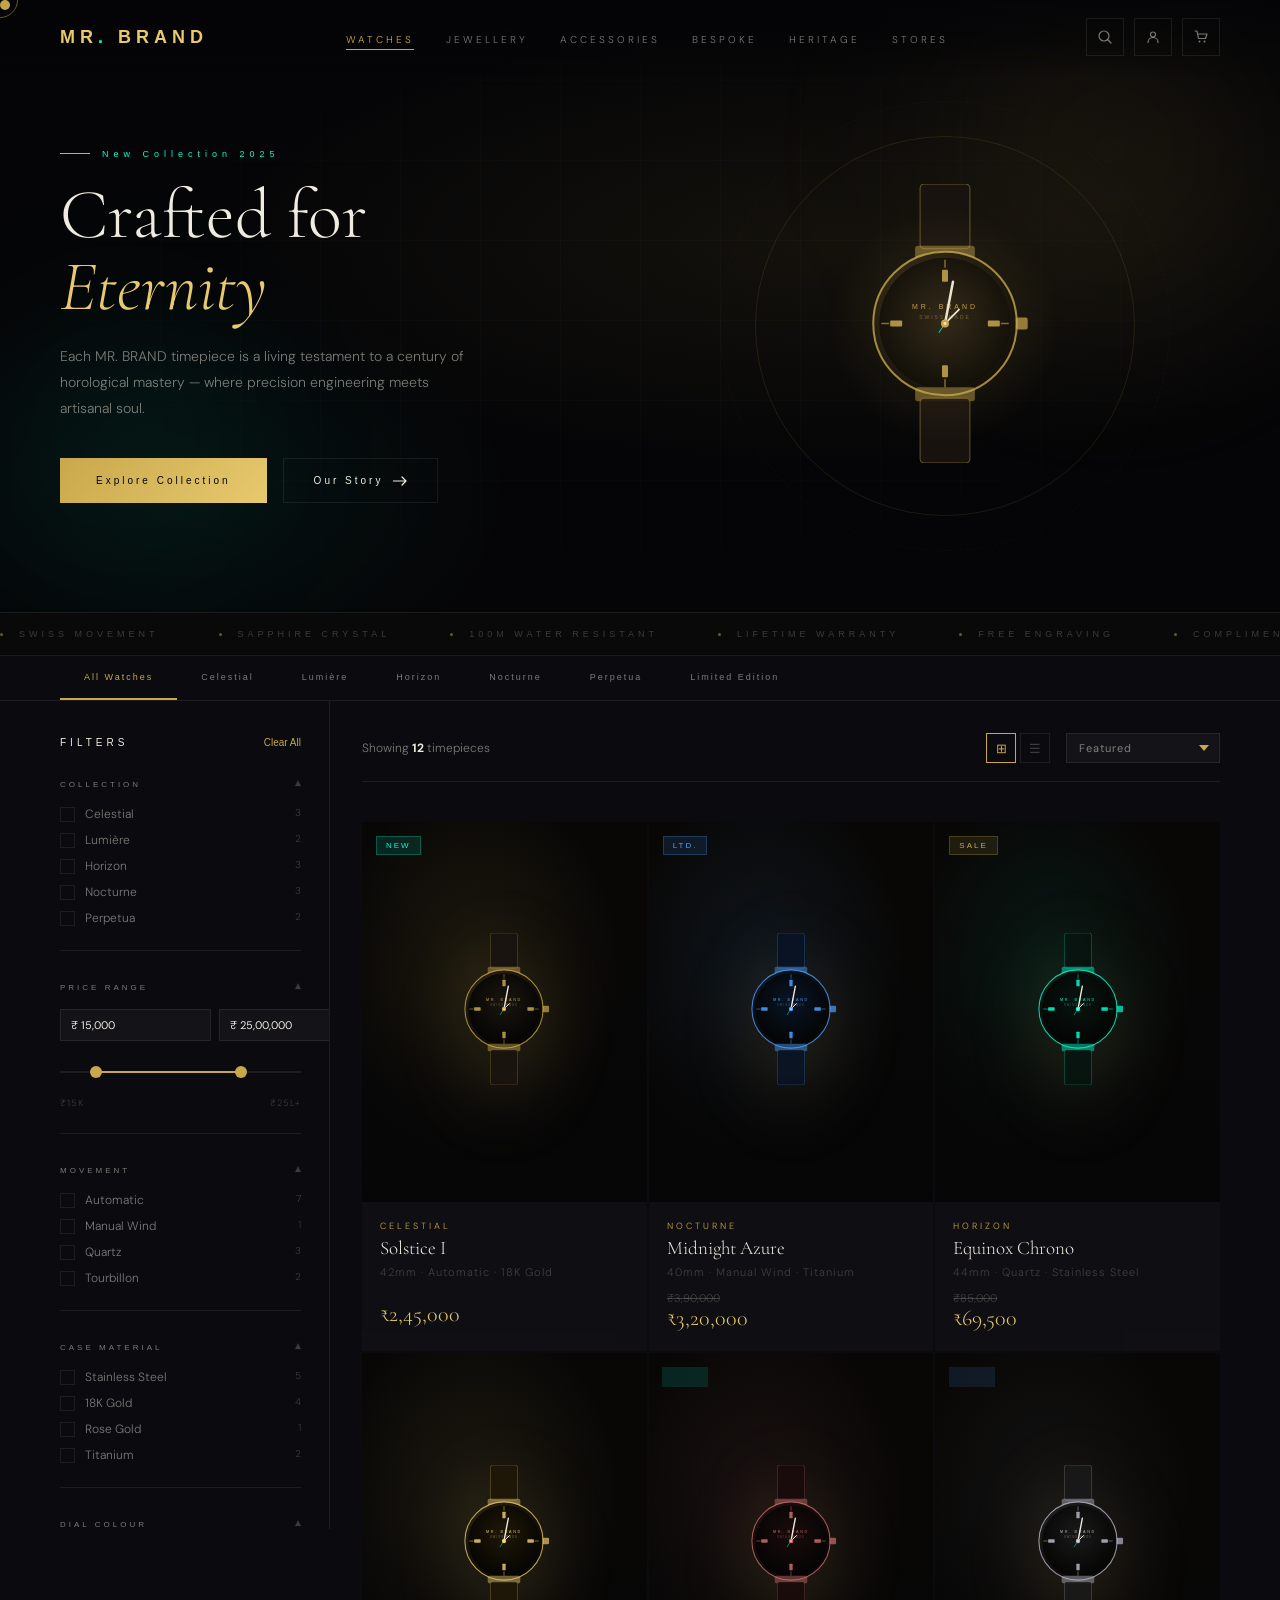
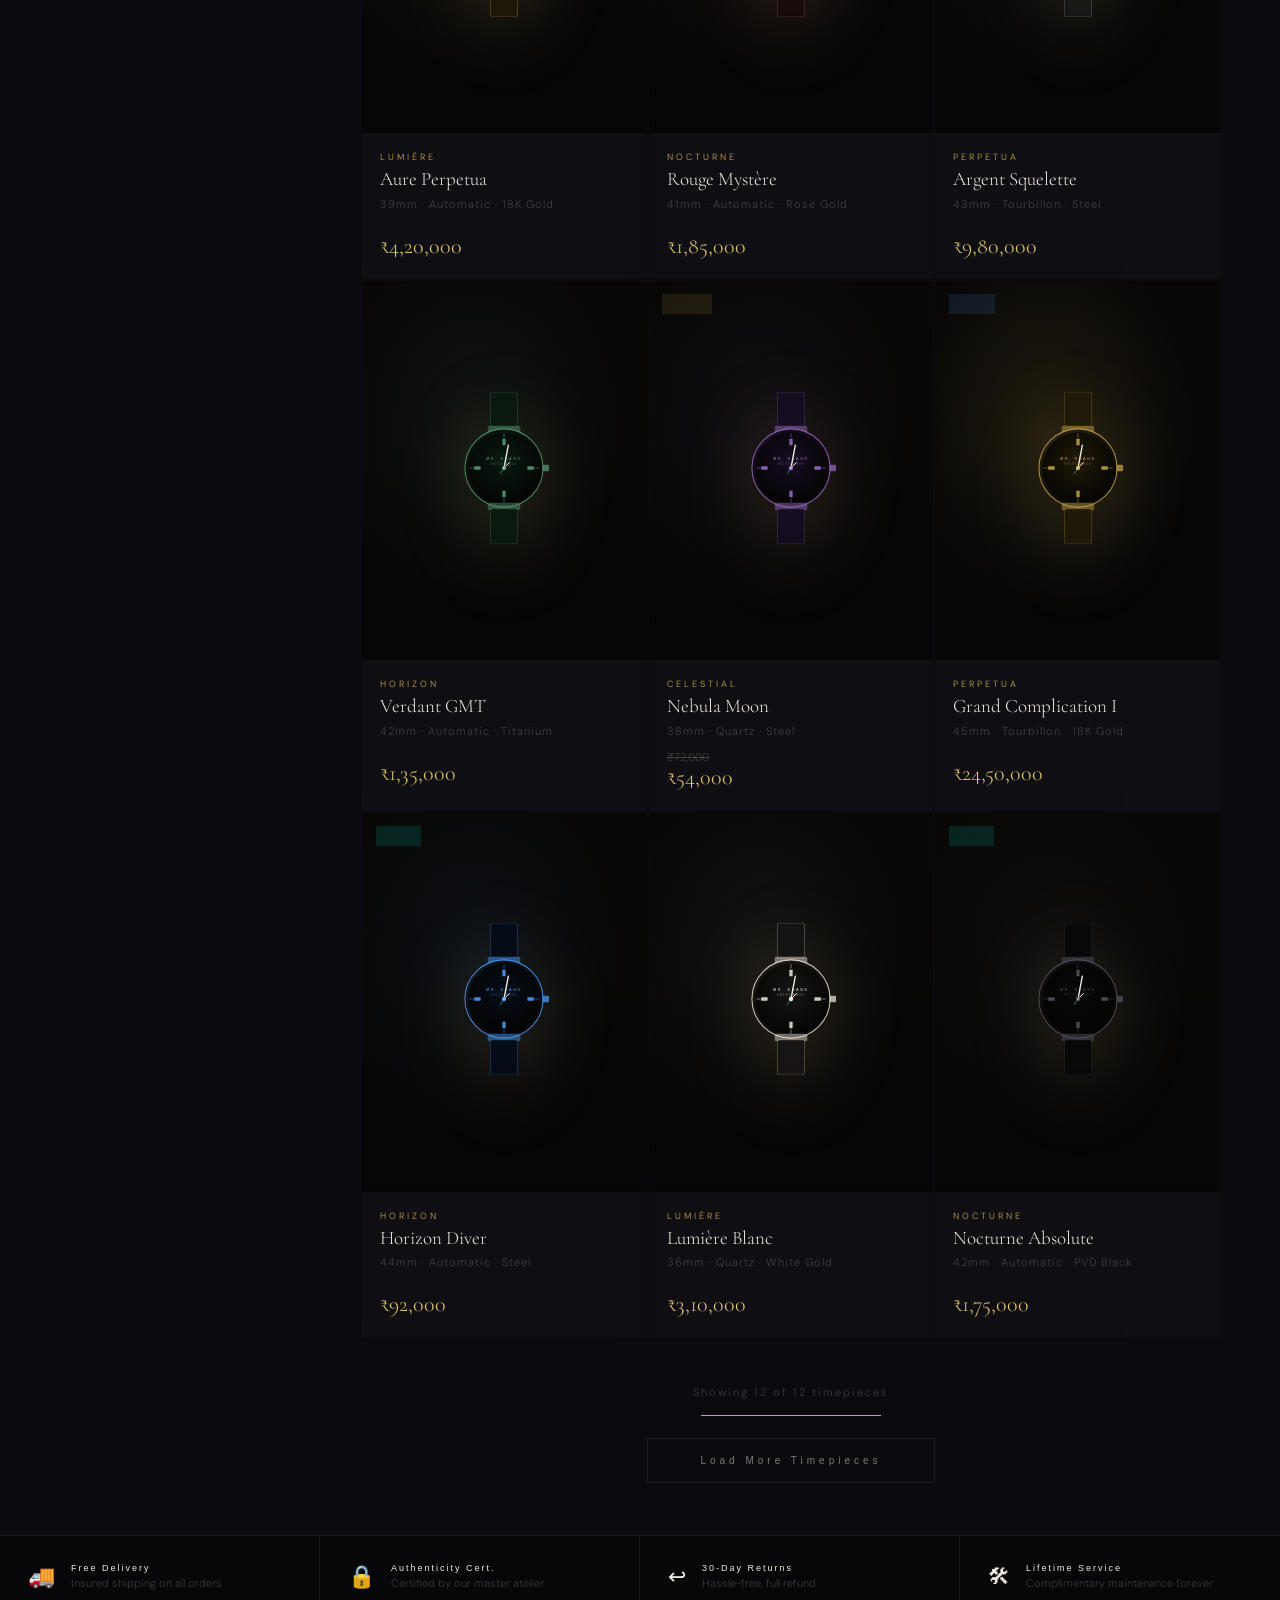
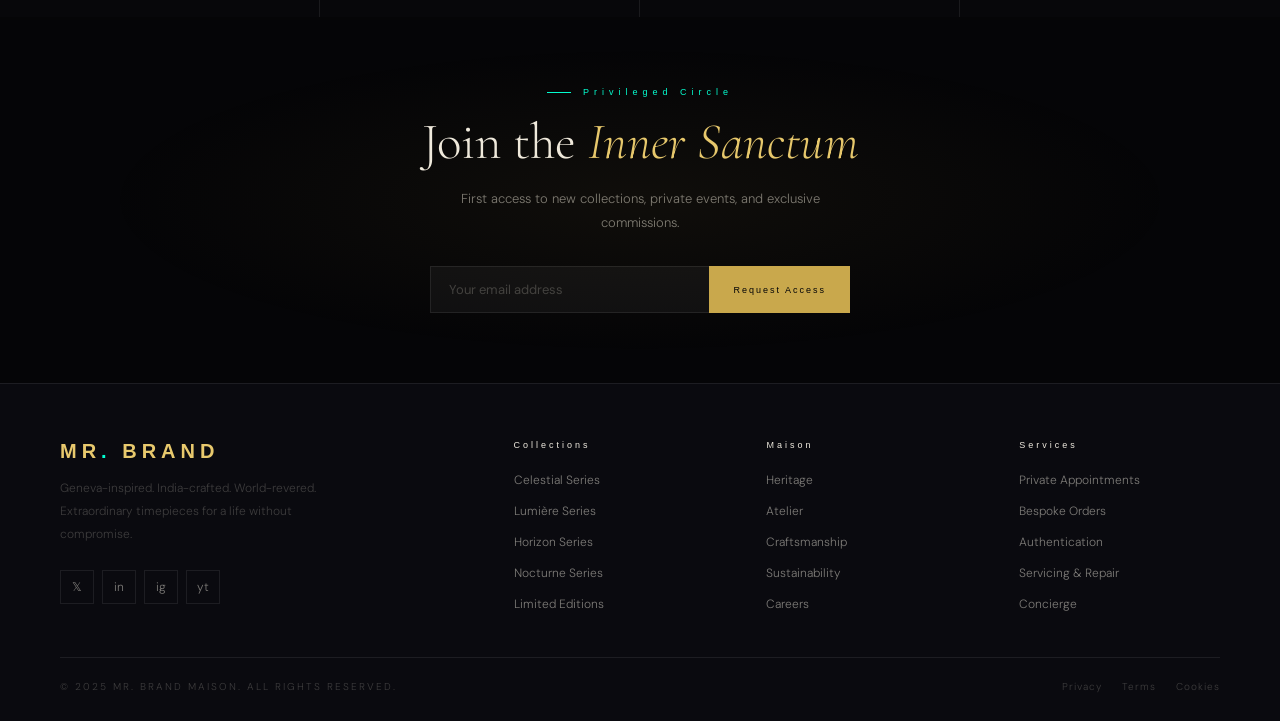
<file: index.html>
<!DOCTYPE html>
<html lang="en">
<head>
<meta charset="UTF-8">
<meta name="viewport" content="width=device-width, initial-scale=1.0">
<title>MR. BRAND — Watches | Luxury Timepieces</title>
<link rel="stylesheet" href="css/main.css">
<style>
/* ── HERO ── */
.hero {
  min-height: 68vh; display: flex; align-items: center;
  position: relative; overflow: hidden; padding: 110px 60px 70px;
}
.hero-bg {
  position: absolute; inset: 0;
  background:
    radial-gradient(ellipse 80% 60% at 65% 40%, rgba(201,168,76,0.08) 0%, transparent 60%),
    radial-gradient(ellipse 50% 70% at 15% 80%, rgba(0,255,209,0.05) 0%, transparent 50%),
    var(--bg-void);
}
.hero-grid-pat {
  position: absolute; inset: 0;
  background-image: linear-gradient(rgba(255,255,255,0.02) 1px, transparent 1px),
    linear-gradient(90deg, rgba(255,255,255,0.02) 1px, transparent 1px);
  background-size: 80px 80px;
  mask-image: radial-gradient(ellipse 80% 80% at 50% 50%, black 20%, transparent 80%);
}
.hero-orb {
  position: absolute; border-radius: 50%; filter: blur(80px);
  animation: drift 8s ease-in-out infinite; pointer-events: none;
}
.orb-1 { width:500px;height:500px;background:radial-gradient(circle,rgba(201,168,76,0.1) 0%,transparent 70%);top:-100px;right:-80px; }
.orb-2 { width:350px;height:350px;background:radial-gradient(circle,rgba(0,255,209,0.07) 0%,transparent 70%);bottom:0;left:-50px;animation-delay:-3s; }
@keyframes drift{0%,100%{transform:translate(0,0)}33%{transform:translate(30px,-20px)}66%{transform:translate(-20px,15px)}}
.hero-wrap {
  position: relative; z-index: 2;
  max-width: 1300px; width: 100%; margin: 0 auto;
  display: grid; grid-template-columns: 1fr 1fr; gap: 60px; align-items: center;
}
.hero-eyebrow {
  font-family: 'Syncopate', sans-serif; font-size: 9px; letter-spacing: 5px; color: var(--neon);
  margin-bottom: 20px; display: flex; align-items: center; gap: 12px;
  opacity: 0; animation: fadeUp 1s ease 0.3s forwards;
}
.hero-eyebrow::before { content:''; width:30px; height:1px; background:var(--neon); }
.hero-h1 {
  font-family: 'Cormorant Garamond', serif;
  font-size: clamp(46px,5.5vw,82px); font-weight: 300; line-height: 1.02;
  opacity: 0; animation: fadeUp 1.1s ease 0.5s forwards;
}
.hero-h1 em { font-style: italic; color: var(--gold-light); display: block; }
.hero-sub {
  font-size: 14px; line-height: 1.85; color: var(--text-muted); max-width: 420px; margin-top: 22px;
  opacity: 0; animation: fadeUp 1s ease 0.7s forwards;
}
.hero-btns {
  display: flex; gap: 16px; margin-top: 36px;
  opacity: 0; animation: fadeUp 1s ease 0.9s forwards;
}
.hero-watch-visual {
  display: flex; align-items: center; justify-content: center; position: relative;
  opacity: 0; animation: fadeIn 1.5s ease 0.8s forwards;
}
.hw-ring {
  position: absolute; border-radius: 50%;
  border: 1px solid rgba(201,168,76,0.12); animation: spinSlow 30s linear infinite;
}
.hw-ring-1 { width:380px; height:380px; }
.hw-ring-2 { width:450px; height:450px; border-style:dashed; animation-direction:reverse; opacity:0.4; }
.hw-glow {
  position: absolute; width:240px; height:240px; border-radius:50%;
  background: radial-gradient(circle, rgba(201,168,76,0.15) 0%, transparent 70%);
  animation: pulseG 3s ease-in-out infinite;
}
.watch-float { animation: floatW 5s ease-in-out infinite; }
@keyframes spinSlow { to { transform: rotate(360deg); } }
@keyframes pulseG { 0%,100%{opacity:0.5;transform:scale(1)} 50%{opacity:1;transform:scale(1.1)} }
@keyframes floatW { 0%,100%{transform:translateY(0)} 50%{transform:translateY(-14px)} }
@keyframes fadeUp { from{opacity:0;transform:translateY(28px)} to{opacity:1;transform:none} }
@keyframes fadeIn { from{opacity:0} to{opacity:1} }

/* ── CATEGORY TABS ── */
.cat-bar {
  background: var(--bg-deep);
  border-bottom: 1px solid var(--glass-border);
  padding: 0 60px; overflow-x: auto;
}
.cat-bar::-webkit-scrollbar { display: none; }
.cat-tabs { display: flex; gap: 0; }
.cat-tab {
  font-family: 'Syncopate', sans-serif; font-size: 9px; letter-spacing: 2px;
  padding: 16px 24px; border: none; background: transparent; color: var(--text-muted);
  cursor: none; white-space: nowrap; border-bottom: 2px solid transparent; transition: all 0.3s;
}
.cat-tab:hover { color: var(--text-primary); border-bottom-color: rgba(201,168,76,0.3); }
.cat-tab.active { color: var(--gold); border-bottom-color: var(--gold); }

/* ── SHOP LAYOUT ── */
.shop-wrap {
  background: var(--bg-deep); min-height: 100vh;
}
.shop-inner {
  max-width: 1400px; margin: 0 auto;
  display: grid; grid-template-columns: 270px 1fr;
  padding: 0 60px;
}

/* ── FILTER SIDEBAR ── */
.sidebar {
  border-right: 1px solid var(--glass-border);
  padding: 36px 28px 36px 0;
  position: sticky; top: 72px; height: calc(100vh - 72px);
  overflow-y: auto; overflow-x: hidden;
}
.sidebar::-webkit-scrollbar { width: 2px; }
.sidebar::-webkit-scrollbar-thumb { background: rgba(201,168,76,0.25); }
.sidebar-hd {
  display: flex; justify-content: space-between; align-items: center; margin-bottom: 28px;
}
.sidebar-hd-title { font-family:'Syncopate',sans-serif; font-size:10px; letter-spacing:4px; }
.clear-all-btn {
  font-size:10px; color:var(--gold); background:none; border:none;
  cursor:none; transition:opacity 0.2s;
}
.clear-all-btn:hover { opacity: 0.7; }
.filter-group { margin-bottom: 28px; padding-bottom: 24px; border-bottom: 1px solid var(--glass-border); }
.filter-group:last-child { border-bottom: none; }
.fg-header {
  display: flex; justify-content: space-between; align-items: center;
  margin-bottom: 14px; cursor: none;
}
.fg-name { font-family:'Syncopate',sans-serif; font-size:8px; letter-spacing:3px; color:var(--text-muted); }
.fg-toggle { font-size:12px; color:var(--text-dim); transition:transform 0.3s; }
.fg-toggle.open { transform: rotate(180deg); }
.fg-body { display:flex; flex-direction:column; gap:10px; }
.fg-body.collapsed { display: none; }
.f-opt { display:flex; align-items:center; gap:10px; cursor:none; }
.fchk {
  width:15px; height:15px; border:1px solid var(--glass-border); flex-shrink:0;
  display:flex; align-items:center; justify-content:center; transition:all 0.2s;
}
.fchk.on { background:var(--gold); border-color:var(--gold); }
.fchk.on::after { content:'✓'; font-size:9px; color:var(--bg-void); font-weight:700; }
.f-lbl {
  font-size:12px; color:var(--text-muted); flex:1;
  display:flex; justify-content:space-between; transition:color 0.2s;
}
.f-opt:hover .f-lbl { color: var(--text-primary); }
.f-cnt { font-size:10px; color:var(--text-dim); }
.price-range { margin-top: 4px; }
.price-inps { display:flex; gap:8px; margin-bottom:12px; }
.price-inp {
  flex:1; background:rgba(255,255,255,0.04); border:1px solid var(--glass-border);
  padding:8px 10px; color:var(--text-primary); font-size:11px;
  font-family:'DM Sans',sans-serif; outline:none;
}
.price-inp:focus { border-color:rgba(201,168,76,0.4); }
.price-track { height:2px; background:var(--glass-border); position:relative; margin:8px 0; }
.price-fill { position:absolute; left:15%; right:25%; height:100%; background:var(--gold); }
.price-handle {
  position:absolute; width:12px; height:12px; background:var(--gold);
  border-radius:50%; top:50%; transform:translateY(-50%); cursor:none;
}
.ph-l { left:15%; transform:translate(-50%,-50%); }
.ph-r { right:25%; transform:translate(50%,-50%); }
.price-labels { display:flex; justify-content:space-between; margin-top:6px; }
.price-lbl { font-size:9px; color:var(--text-dim); letter-spacing:1px; }
.color-swatches { display:flex; flex-wrap:wrap; gap:8px; }
.csw {
  width:22px; height:22px; border-radius:50%;
  border:2px solid transparent; cursor:none; transition:all 0.2s;
}
.csw:hover,.csw.on { border-color:var(--gold); }

/* ── PRODUCT AREA ── */
.prod-area { padding: 32px 0 32px 32px; }
.prod-topbar {
  display:flex; justify-content:space-between; align-items:center;
  margin-bottom:20px; padding-bottom:18px; border-bottom:1px solid var(--glass-border);
}
.results-count { font-size:12px; color:var(--text-muted); }
.results-count strong { color:var(--text-primary); }
.topbar-right { display:flex; align-items:center; gap:16px; }
.view-btns { display:flex; gap:4px; }
.vbtn {
  width:30px; height:30px; border:1px solid var(--glass-border);
  background:transparent; display:flex; align-items:center;
  justify-content:center; cursor:none; color:var(--text-dim); font-size:13px; transition:all 0.2s;
}
.vbtn.on, .vbtn:hover { border-color:var(--gold); color:var(--gold); }
.sort-sel {
  background:rgba(255,255,255,0.04); border:1px solid var(--glass-border);
  color:var(--text-muted); padding:7px 30px 7px 12px; font-size:11px;
  font-family:'DM Sans',sans-serif; cursor:none; outline:none; letter-spacing:1px;
  appearance:none;
  background-image:url("data:image/svg+xml,%3Csvg xmlns='http://www.w3.org/2000/svg' width='10' height='6'%3E%3Cpath d='M0 0l5 6 5-6z' fill='%23C9A84C'/%3E%3C/svg%3E");
  background-repeat:no-repeat; background-position:right 10px center;
}
.active-chips { display:flex; flex-wrap:wrap; gap:8px; margin-bottom:20px; }
.chip {
  display:flex; align-items:center; gap:6px;
  background:rgba(201,168,76,0.08); border:1px solid rgba(201,168,76,0.2);
  padding:5px 12px; font-size:10px; color:var(--gold); cursor:none; transition:all 0.2s;
}
.chip:hover { background:rgba(201,168,76,0.15); }

/* ── PRODUCT GRID ── */
.pgrid { display:grid; grid-template-columns:repeat(3,1fr); gap:2px; }
.pgrid.list { grid-template-columns:1fr; }
.pcard {
  position:relative; overflow:hidden; background:rgba(255,255,255,0.02);
  cursor:none; transition:background 0.3s;
}
.pcard:hover { background:rgba(255,255,255,0.04); }
.pcard-vis {
  aspect-ratio:3/4; position:relative; overflow:hidden;
  display:flex; align-items:center; justify-content:center;
}
.pcard-bg { position:absolute; inset:0; transition:transform 0.8s cubic-bezier(0.25,0.46,0.45,0.94); }
.pcard:hover .pcard-bg { transform:scale(1.05); }
.pcard-overlay {
  position:absolute; inset:0;
  background:linear-gradient(to top,rgba(5,5,7,0.85) 0%,rgba(5,5,7,0.08) 55%,transparent 100%);
}
.pcard-badges { position:absolute; top:14px; left:14px; display:flex; flex-direction:column; gap:5px; z-index:2; }
.badge {
  padding:4px 9px; font-size:8px; letter-spacing:2px; text-transform:uppercase;
  font-family:'Syncopate',sans-serif; backdrop-filter:blur(10px);
}
.badge-new { background:rgba(0,255,209,0.12); color:var(--neon); border:1px solid rgba(0,255,209,0.25); }
.badge-sale { background:rgba(201,168,76,0.12); color:var(--gold); border:1px solid rgba(201,168,76,0.25); }
.badge-ltd { background:rgba(77,159,255,0.12); color:var(--neon-blue); border:1px solid rgba(77,159,255,0.25); }
.pcard-wl {
  position:absolute; top:14px; right:14px; z-index:2;
  width:30px; height:30px;
  background:rgba(255,255,255,0.05); border:1px solid var(--glass-border);
  display:flex; align-items:center; justify-content:center;
  font-size:14px; transition:all 0.3s; cursor:none;
  opacity:0; transform:translateY(-4px);
}
.pcard:hover .pcard-wl { opacity:1; transform:none; }
.pcard-wl:hover, .pcard-wl.wishlisted { background:rgba(201,168,76,0.15); border-color:var(--gold); color:var(--gold); }
.watch-wrap { position:relative; z-index:1; filter:drop-shadow(0 18px 36px rgba(201,168,76,0.18)); }
.watch-anim { animation:floatW 5s ease-in-out infinite; }
.pcard-qv {
  position:absolute; bottom:0; left:0; right:0;
  background:rgba(201,168,76,0.92); color:var(--bg-void);
  padding:10px; text-align:center;
  font-family:'Syncopate',sans-serif; font-size:9px; letter-spacing:3px;
  transform:translateY(100%); transition:transform 0.3s; cursor:none;
  text-decoration:none; display:block;
}
.pcard:hover .pcard-qv { transform:none; }
.pcard-info { padding:18px 18px 22px; }
.pcard-col { font-size:9px; letter-spacing:3px; text-transform:uppercase; color:var(--gold); margin-bottom:5px; }
.pcard-name { font-family:'Cormorant Garamond',serif; font-size:19px; font-weight:300; line-height:1.2; margin-bottom:6px; }
.pcard-spec { font-size:11px; color:var(--text-dim); letter-spacing:1px; margin-bottom:12px; }
.pcard-foot { display:flex; justify-content:space-between; align-items:flex-end; }
.pcard-price {}
.old-price { font-size:11px; color:var(--text-dim); text-decoration:line-through; margin-bottom:2px; }
.cur-price { font-family:'Cormorant Garamond',serif; font-size:22px; color:var(--gold-light); line-height:1; }
.add-cart-btn {
  width:34px; height:34px; background:transparent;
  border:1px solid var(--glass-border); display:flex; align-items:center;
  justify-content:center; cursor:none; font-size:14px; color:var(--text-muted);
  transition:all 0.3s; opacity:0; transform:translateY(4px);
}
.pcard:hover .add-cart-btn { opacity:1; transform:none; }
.add-cart-btn:hover { background:var(--gold); border-color:var(--gold); color:var(--bg-void); }
.load-more { text-align:center; padding:48px 0 20px; }
.progress-info { font-size:11px; color:var(--text-dim); letter-spacing:2px; margin-bottom:16px; }
.prog-bar { width:180px; height:1px; background:var(--glass-border); margin:0 auto 22px; }
.prog-fill { width:50%; height:100%; background:var(--gold); }
.load-more-btn {
  font-family:'Syncopate',sans-serif; font-size:10px; letter-spacing:4px;
  padding:16px 52px; background:transparent; border:1px solid var(--glass-border);
  color:var(--text-muted); cursor:none; transition:all 0.4s; position:relative; overflow:hidden;
}
.load-more-btn::before {
  content:''; position:absolute; top:0; left:-100%; width:100%; height:100%;
  background:linear-gradient(135deg,var(--gold),var(--gold-light));
  transition:left 0.4s; z-index:-1;
}
.load-more-btn:hover { color:var(--bg-void); border-color:var(--gold); }
.load-more-btn:hover::before { left:0; }

/* ── NEWSLETTER ── */
.nl-section { padding:70px 60px; text-align:center; position:relative; overflow:hidden; }
.nl-glow {
  position:absolute; inset:0;
  background:radial-gradient(ellipse 60% 60% at 50% 50%, rgba(201,168,76,0.06) 0%, transparent 70%);
  pointer-events:none;
}
.nl-label {
  font-family:'Syncopate',sans-serif; font-size:9px; letter-spacing:5px; color:var(--neon);
  margin-bottom:14px; display:flex; align-items:center; justify-content:center; gap:12px;
}
.nl-label::before { content:''; width:24px; height:1px; background:var(--neon); }
.nl-title { font-family:'Cormorant Garamond',serif; font-size:clamp(32px,4vw,58px); font-weight:300; margin-bottom:14px; }
.nl-title em { font-style:italic; color:var(--gold-light); }
.nl-sub { font-size:13px; color:var(--text-muted); max-width:440px; margin:0 auto 32px; line-height:1.8; }
.nl-form { display:flex; max-width:420px; margin:0 auto; position:relative; z-index:2; }
.nl-inp {
  flex:1; background:rgba(255,255,255,0.04); border:1px solid var(--glass-border);
  border-right:none; padding:14px 18px; color:var(--text-primary);
  font-size:13px; font-family:'DM Sans',sans-serif; outline:none;
}
.nl-inp::placeholder { color:var(--text-dim); }
.nl-inp:focus { border-color:var(--gold); }
.nl-btn {
  font-family:'Syncopate',sans-serif; font-size:9px; letter-spacing:2px;
  padding:14px 24px; background:var(--gold); color:var(--bg-void);
  border:none; cursor:none; transition:background 0.3s; white-space:nowrap;
}
.nl-btn:hover { background:var(--gold-light); }

@media(max-width:1100px) {
  .shop-inner { grid-template-columns:1fr; padding:0 30px; }
  .sidebar { display:none; }
  .pgrid { grid-template-columns:repeat(2,1fr); }
  .hero-wrap { grid-template-columns:1fr; }
  .hero-watch-visual { display:none; }
  .hero { padding:100px 30px 60px; }
  .cat-bar { padding:0 30px; }
  .nl-section { padding:50px 30px; }
}
@media(max-width:600px) {
  .pgrid { grid-template-columns:repeat(2,1fr); gap:1px; }
  .hero { padding:90px 20px 50px; }
  .cat-bar { padding:0 20px; }
  .shop-inner { padding:0 20px; }
  .nl-section { padding:44px 20px; }
}
</style>
</head>
<body>
<div class="cursor" id="cursor"></div>
<div class="cursor-ring" id="cursorRing"></div>

<!-- NAV -->
<nav id="navbar">
  <a href="index.html" class="nav-logo">MR<span>.</span> BRAND</a>
  <ul class="nav-links">
    <li><a href="index.html" class="active">Watches</a></li>
    <li><a href="#">Jewellery</a></li>
    <li><a href="#">Accessories</a></li>
    <li><a href="#">Bespoke</a></li>
    <li><a href="#">Heritage</a></li>
    <li><a href="#">Stores</a></li>
  </ul>
  <div class="nav-right">
    <button class="nav-icon-btn" onclick="document.getElementById('searchModal').style.display='flex'" title="Search">
      <svg width="14" height="14" viewBox="0 0 14 14" fill="none"><circle cx="6" cy="6" r="5" stroke="currentColor" stroke-width="1.2"/><line x1="10" y1="10" x2="13" y2="13" stroke="currentColor" stroke-width="1.2" stroke-linecap="round"/></svg>
    </button>
    <button class="nav-icon-btn" title="Account">
      <svg width="14" height="14" viewBox="0 0 14 14" fill="none"><circle cx="7" cy="4.5" r="2.5" stroke="currentColor" stroke-width="1.2"/><path d="M2 12.5c0-2.8 2.2-5 5-5s5 2.2 5 5" stroke="currentColor" stroke-width="1.2" stroke-linecap="round"/></svg>
    </button>
    <a href="cart.html" class="nav-icon-btn" title="Cart" style="position:relative">
      <svg width="14" height="14" viewBox="0 0 14 14" fill="none"><path d="M1 1h2l1.5 7.5h7L13 4H4" stroke="currentColor" stroke-width="1.2" stroke-linecap="round" stroke-linejoin="round"/><circle cx="5.5" cy="11.5" r="1" fill="currentColor"/><circle cx="10.5" cy="11.5" r="1" fill="currentColor"/></svg>
      <span class="cart-badge">0</span>
    </a>
  </div>
</nav>

<!-- HERO -->
<section class="hero">
  <div class="hero-bg"></div>
  <div class="hero-grid-pat"></div>
  <div class="hero-orb orb-1"></div>
  <div class="hero-orb orb-2"></div>
  <div class="hero-wrap">
    <div>
      <div class="hero-eyebrow">New Collection 2025</div>
      <h1 class="hero-h1">Crafted for<em>Eternity</em></h1>
      <p class="hero-sub">Each MR. BRAND timepiece is a living testament to a century of horological mastery — where precision engineering meets artisanal soul.</p>
      <div class="hero-btns">
        <button class="btn-gold" onclick="document.getElementById('shopAnchor').scrollIntoView({behavior:'smooth'})">Explore Collection</button>
        <button class="btn-outline">Our Story <svg width="14" height="10" viewBox="0 0 14 10" fill="none"><path d="M0 5h13M9 1l4 4-4 4" stroke="currentColor" stroke-width="1.2" stroke-linecap="round" stroke-linejoin="round"/></svg></button>
      </div>
    </div>
    <div class="hero-watch-visual">
      <div class="hw-ring hw-ring-1"></div>
      <div class="hw-ring hw-ring-2"></div>
      <div class="hw-glow"></div>
      <div class="watch-float" id="heroWatch"></div>
    </div>
  </div>
</section>

<!-- MARQUEE -->
<div class="marquee-strip">
  <div class="marquee-track" id="mTrack"></div>
</div>

<!-- CATEGORY TABS -->
<div class="cat-bar" id="shopAnchor">
  <div class="cat-tabs">
    <button class="cat-tab active" data-cat="all">All Watches</button>
    <button class="cat-tab" data-cat="Celestial">Celestial</button>
    <button class="cat-tab" data-cat="Lumière">Lumière</button>
    <button class="cat-tab" data-cat="Horizon">Horizon</button>
    <button class="cat-tab" data-cat="Nocturne">Nocturne</button>
    <button class="cat-tab" data-cat="Perpetua">Perpetua</button>
    <button class="cat-tab" data-cat="ltd">Limited Edition</button>
  </div>
</div>

<!-- SHOP -->
<div class="shop-wrap">
  <div class="shop-inner">
    <!-- Sidebar -->
    <aside class="sidebar">
      <div class="sidebar-hd">
        <span class="sidebar-hd-title">FILTERS</span>
        <button class="clear-all-btn" onclick="clearAllFilters()">Clear All</button>
      </div>

      <!-- Collections -->
      <div class="filter-group">
        <div class="fg-header" onclick="toggleFG(this)">
          <span class="fg-name">COLLECTION</span>
          <span class="fg-toggle open">▾</span>
        </div>
        <div class="fg-body" id="fg-collection">
          <div class="f-opt"><div class="fchk" onclick="toggleFChk(this,'collection','Celestial')"></div><span class="f-lbl">Celestial <span class="f-cnt">3</span></span></div>
          <div class="f-opt"><div class="fchk" onclick="toggleFChk(this,'collection','Lumière')"></div><span class="f-lbl">Lumière <span class="f-cnt">2</span></span></div>
          <div class="f-opt"><div class="fchk" onclick="toggleFChk(this,'collection','Horizon')"></div><span class="f-lbl">Horizon <span class="f-cnt">3</span></span></div>
          <div class="f-opt"><div class="fchk" onclick="toggleFChk(this,'collection','Nocturne')"></div><span class="f-lbl">Nocturne <span class="f-cnt">3</span></span></div>
          <div class="f-opt"><div class="fchk" onclick="toggleFChk(this,'collection','Perpetua')"></div><span class="f-lbl">Perpetua <span class="f-cnt">2</span></span></div>
        </div>
      </div>

      <!-- Price -->
      <div class="filter-group">
        <div class="fg-header" onclick="toggleFG(this)">
          <span class="fg-name">PRICE RANGE</span>
          <span class="fg-toggle open">▾</span>
        </div>
        <div class="fg-body price-range">
          <div class="price-inps">
            <input class="price-inp" placeholder="₹ Min" value="₹ 15,000" id="prMin">
            <input class="price-inp" placeholder="₹ Max" value="₹ 25,00,000" id="prMax">
          </div>
          <div class="price-track"><div class="price-fill"></div><div class="price-handle ph-l"></div><div class="price-handle ph-r"></div></div>
          <div class="price-labels"><span class="price-lbl">₹15K</span><span class="price-lbl">₹25L+</span></div>
        </div>
      </div>

      <!-- Movement -->
      <div class="filter-group">
        <div class="fg-header" onclick="toggleFG(this)">
          <span class="fg-name">MOVEMENT</span>
          <span class="fg-toggle open">▾</span>
        </div>
        <div class="fg-body" id="fg-movement">
          <div class="f-opt"><div class="fchk" onclick="toggleFChk(this,'movement','Automatic')"></div><span class="f-lbl">Automatic <span class="f-cnt">7</span></span></div>
          <div class="f-opt"><div class="fchk" onclick="toggleFChk(this,'movement','Manual')"></div><span class="f-lbl">Manual Wind <span class="f-cnt">1</span></span></div>
          <div class="f-opt"><div class="fchk" onclick="toggleFChk(this,'movement','Quartz')"></div><span class="f-lbl">Quartz <span class="f-cnt">3</span></span></div>
          <div class="f-opt"><div class="fchk" onclick="toggleFChk(this,'movement','Tourbillon')"></div><span class="f-lbl">Tourbillon <span class="f-cnt">2</span></span></div>
        </div>
      </div>

      <!-- Case Material -->
      <div class="filter-group">
        <div class="fg-header" onclick="toggleFG(this)">
          <span class="fg-name">CASE MATERIAL</span>
          <span class="fg-toggle open">▾</span>
        </div>
        <div class="fg-body" id="fg-material">
          <div class="f-opt"><div class="fchk" onclick="toggleFChk(this,'material','Steel')"></div><span class="f-lbl">Stainless Steel <span class="f-cnt">5</span></span></div>
          <div class="f-opt"><div class="fchk" onclick="toggleFChk(this,'material','Gold')"></div><span class="f-lbl">18K Gold <span class="f-cnt">4</span></span></div>
          <div class="f-opt"><div class="fchk" onclick="toggleFChk(this,'material','Rose')"></div><span class="f-lbl">Rose Gold <span class="f-cnt">1</span></span></div>
          <div class="f-opt"><div class="fchk" onclick="toggleFChk(this,'material','Titanium')"></div><span class="f-lbl">Titanium <span class="f-cnt">2</span></span></div>
        </div>
      </div>

      <!-- Dial Colour -->
      <div class="filter-group">
        <div class="fg-header" onclick="toggleFG(this)">
          <span class="fg-name">DIAL COLOUR</span>
          <span class="fg-toggle open">▾</span>
        </div>
        <div class="fg-body">
          <div class="color-swatches">
            <div class="csw" style="background:#C9A84C" title="Gold" onclick="this.classList.toggle('on')"></div>
            <div class="csw" style="background:#B8B8B8" title="Silver" onclick="this.classList.toggle('on')"></div>
            <div class="csw" style="background:#2D5A8E" title="Blue" onclick="this.classList.toggle('on')"></div>
            <div class="csw" style="background:#151515;border:1px solid rgba(255,255,255,0.1)" title="Black" onclick="this.classList.toggle('on')"></div>
            <div class="csw" style="background:#2d4a2d" title="Green" onclick="this.classList.toggle('on')"></div>
            <div class="csw" style="background:#4a1a2d" title="Burgundy" onclick="this.classList.toggle('on')"></div>
            <div class="csw" style="background:#3a1a4a" title="Purple" onclick="this.classList.toggle('on')"></div>
          </div>
        </div>
      </div>

      <!-- Strap -->
      <div class="filter-group">
        <div class="fg-header" onclick="toggleFG(this)">
          <span class="fg-name">STRAP TYPE</span>
          <span class="fg-toggle open">▾</span>
        </div>
        <div class="fg-body">
          <div class="f-opt"><div class="fchk" onclick="toggleFChk(this,'strap','Leather')"></div><span class="f-lbl">Leather <span class="f-cnt">8</span></span></div>
          <div class="f-opt"><div class="fchk" onclick="toggleFChk(this,'strap','Bracelet')"></div><span class="f-lbl">Metal Bracelet <span class="f-cnt">2</span></span></div>
          <div class="f-opt"><div class="fchk" onclick="toggleFChk(this,'strap','Rubber')"></div><span class="f-lbl">Rubber <span class="f-cnt">2</span></span></div>
          <div class="f-opt"><div class="fchk" onclick="toggleFChk(this,'strap','Fabric')"></div><span class="f-lbl">Fabric <span class="f-cnt">1</span></span></div>
        </div>
      </div>

      <!-- Features -->
      <div class="filter-group">
        <div class="fg-header" onclick="toggleFG(this)">
          <span class="fg-name">FEATURES</span>
          <span class="fg-toggle open">▾</span>
        </div>
        <div class="fg-body">
          <div class="f-opt"><div class="fchk" onclick="toggleFChk(this,'feature','Chronograph')"></div><span class="f-lbl">Chronograph <span class="f-cnt">3</span></span></div>
          <div class="f-opt"><div class="fchk" onclick="toggleFChk(this,'feature','Moon Phase')"></div><span class="f-lbl">Moon Phase <span class="f-cnt">2</span></span></div>
          <div class="f-opt"><div class="fchk" onclick="toggleFChk(this,'feature','GMT')"></div><span class="f-lbl">GMT / Dual Time <span class="f-cnt">1</span></span></div>
          <div class="f-opt"><div class="fchk" onclick="toggleFChk(this,'feature','Skeleton')"></div><span class="f-lbl">Skeleton Dial <span class="f-cnt">1</span></span></div>
        </div>
      </div>
    </aside>

    <!-- Product Area -->
    <div class="prod-area">
      <div class="prod-topbar">
        <div class="results-count">Showing <strong id="prodCount">12</strong> timepieces</div>
        <div class="topbar-right">
          <div class="view-btns">
            <button class="vbtn on" title="Grid" onclick="setView('grid',this)">⊞</button>
            <button class="vbtn" title="List" onclick="setView('list',this)">☰</button>
          </div>
          <select class="sort-sel" onchange="sortProducts(this.value)">
            <option value="featured">Featured</option>
            <option value="price-asc">Price: Low to High</option>
            <option value="price-desc">Price: High to Low</option>
            <option value="newest">Newest First</option>
            <option value="bestseller">Best Sellers</option>
          </select>
        </div>
      </div>
      <div class="active-chips" id="chipBox"></div>
      <div class="pgrid" id="prodGrid"></div>
      <div class="load-more">
        <p class="progress-info" id="progInfo">Showing 12 of 12 timepieces</p>
        <div class="prog-bar"><div class="prog-fill" id="progFill" style="width:100%"></div></div>
        <button class="load-more-btn" onclick="showToast('✓','All pieces loaded','That\'s our full collection')">Load More Timepieces</button>
      </div>
    </div>
  </div>
</div>

<!-- FEATURE STRIP -->
<div class="feature-strip">
  <div class="fstrip-item"><span class="fstrip-icon">🚚</span><div><div class="fstrip-name">Free Delivery</div><div class="fstrip-desc">Insured shipping on all orders</div></div></div>
  <div class="fstrip-item"><span class="fstrip-icon">🔒</span><div><div class="fstrip-name">Authenticity Cert.</div><div class="fstrip-desc">Certified by our master atelier</div></div></div>
  <div class="fstrip-item"><span class="fstrip-icon">↩</span><div><div class="fstrip-name">30-Day Returns</div><div class="fstrip-desc">Hassle-free, full refund</div></div></div>
  <div class="fstrip-item"><span class="fstrip-icon">🛠</span><div><div class="fstrip-name">Lifetime Service</div><div class="fstrip-desc">Complimentary maintenance forever</div></div></div>
</div>

<!-- NEWSLETTER -->
<section class="nl-section">
  <div class="nl-glow"></div>
  <div class="nl-label">Privileged Circle</div>
  <h2 class="nl-title reveal">Join the <em>Inner Sanctum</em></h2>
  <p class="nl-sub reveal reveal-d1">First access to new collections, private events, and exclusive commissions.</p>
  <div class="nl-form reveal reveal-d2">
    <input type="email" class="nl-inp" placeholder="Your email address">
    <button class="nl-btn" onclick="showToast('✉','Thank you!','You\'re now part of our inner circle')">Request Access</button>
  </div>
</section>

<!-- FOOTER -->
<footer>
  <div class="footer-grid">
    <div>
      <span class="footer-logo">MR<span>.</span> BRAND</span>
      <p class="footer-tagline">Geneva-inspired. India-crafted. World-revered. Extraordinary timepieces for a life without compromise.</p>
      <div class="footer-social">
        <a href="#" class="social-btn">𝕏</a><a href="#" class="social-btn">in</a>
        <a href="#" class="social-btn">ig</a><a href="#" class="social-btn">yt</a>
      </div>
    </div>
    <div><div class="footer-col-title">Collections</div>
      <ul class="footer-links"><li><a href="#">Celestial Series</a></li><li><a href="#">Lumière Series</a></li><li><a href="#">Horizon Series</a></li><li><a href="#">Nocturne Series</a></li><li><a href="#">Limited Editions</a></li></ul>
    </div>
    <div><div class="footer-col-title">Maison</div>
      <ul class="footer-links"><li><a href="#">Heritage</a></li><li><a href="#">Atelier</a></li><li><a href="#">Craftsmanship</a></li><li><a href="#">Sustainability</a></li><li><a href="#">Careers</a></li></ul>
    </div>
    <div><div class="footer-col-title">Services</div>
      <ul class="footer-links"><li><a href="#">Private Appointments</a></li><li><a href="#">Bespoke Orders</a></li><li><a href="#">Authentication</a></li><li><a href="#">Servicing &amp; Repair</a></li><li><a href="#">Concierge</a></li></ul>
    </div>
  </div>
  <div class="footer-bottom">
    <span class="footer-copy">© 2025 MR. BRAND MAISON. ALL RIGHTS RESERVED.</span>
    <div class="footer-legal"><a href="#">Privacy</a><a href="#">Terms</a><a href="#">Cookies</a></div>
  </div>
</footer>

<!-- SEARCH MODAL -->
<div id="searchModal" style="display:none;position:fixed;inset:0;z-index:600;background:rgba(5,5,7,0.95);backdrop-filter:blur(20px);align-items:center;justify-content:center;flex-direction:column;gap:24px;">
  <button onclick="document.getElementById('searchModal').style.display='none'" style="position:absolute;top:30px;right:40px;background:none;border:none;color:var(--text-muted);font-size:24px;cursor:none;">×</button>
  <div style="font-family:'Syncopate',sans-serif;font-size:9px;letter-spacing:5px;color:var(--neon);">SEARCH COLLECTION</div>
  <div style="display:flex;width:500px;max-width:90vw;">
    <input id="searchInp" placeholder="Search timepieces..." style="flex:1;background:rgba(255,255,255,0.06);border:1px solid var(--glass-border);border-right:none;padding:18px 22px;color:var(--text-primary);font-size:16px;font-family:'DM Sans',sans-serif;outline:none;" oninput="searchFilter(this.value)">
    <button style="background:var(--gold);border:none;padding:0 24px;cursor:none;font-size:18px;">↵</button>
  </div>
  <div id="searchResults" style="width:500px;max-width:90vw;display:flex;flex-direction:column;gap:8px;"></div>
</div>

<script src="js/app.js"></script>
<script>
// Build marquee
const marqueeItems = ['SWISS MOVEMENT','SAPPHIRE CRYSTAL','100M WATER RESISTANT','LIFETIME WARRANTY','FREE ENGRAVING','COMPLIMENTARY SERVICING','BESPOKE COMMISSIONS','AUTHENTICATED'];
const mTrack = document.getElementById('mTrack');
[...marqueeItems,...marqueeItems].forEach(t => {
  mTrack.innerHTML += `<div class="marquee-item"><span class="mdot"></span>${t}</div>`;
});

// Build hero watch
document.getElementById('heroWatch').innerHTML = watchSVG('#C9A84C','#3a2e1a','#1a1510',220,8,14,6);

// Render products
let activeFilters = {};
let currentCat = 'all';

function renderProducts(prods) {
  const grid = document.getElementById('prodGrid');
  document.getElementById('prodCount').textContent = prods.length;
  grid.innerHTML = prods.map((p, i) => `
    <div class="pcard reveal ${i>2?'reveal-d'+(i%3+1):''}" data-id="${p.id}">
      <div class="pcard-vis">
        <div class="pcard-bg" style="background:radial-gradient(ellipse at 40% 40%, ${p.bg}, transparent 60%), #080706;"></div>
        <div class="pcard-overlay"></div>
        ${p.badge ? `<div class="pcard-badges"><span class="badge badge-${p.badge}">${p.badge==='new'?'New':p.badge==='sale'?'Sale':'Ltd.'}</span></div>` : ''}
        <div class="pcard-wl ${Wishlist.has(p.id)?'wishlisted':''}" onclick="wlToggle(this,'${p.id}')" title="Wishlist">${Wishlist.has(p.id)?'♥':'♡'}</div>
        <div class="watch-wrap watch-anim" style="animation-delay:${-i*0.8}s">
          ${watchSVG(p.color, p.caseFill, p.dialBg, 120)}
        </div>
        <a class="pcard-qv" href="product.html?id=${p.id}">QUICK VIEW</a>
      </div>
      <div class="pcard-info">
        <div class="pcard-col">${p.collection}</div>
        <div class="pcard-name">${p.name}</div>
        <div class="pcard-spec">${p.spec}</div>
        <div class="pcard-foot">
          <div class="pcard-price">
            ${p.oldPrice ? `<div class="old-price">₹${p.oldPrice.toLocaleString('en-IN')}</div>` : ''}
            <div class="cur-price">₹${p.price.toLocaleString('en-IN')}</div>
          </div>
          <button class="add-cart-btn" onclick="addToCartBtn(this,'${p.id}')" title="Add to Cart">
            <svg width="14" height="14" viewBox="0 0 14 14" fill="none"><path d="M1 1h2l1.5 7.5h7L13 4H4" stroke="currentColor" stroke-width="1.2" stroke-linecap="round" stroke-linejoin="round"/><circle cx="5.5" cy="11.5" r="1" fill="currentColor"/><circle cx="10.5" cy="11.5" r="1" fill="currentColor"/></svg>
          </button>
        </div>
      </div>
    </div>
  `).join('');
  initReveal();
  initCursor();
  document.querySelectorAll('a[href="#"]').forEach(a => a.addEventListener('click', e => e.preventDefault()));
}

function getFilteredProducts() {
  let prods = [...PRODUCTS];
  if (currentCat !== 'all') {
    if (currentCat === 'ltd') prods = prods.filter(p => p.badge === 'ltd');
    else prods = prods.filter(p => p.collection === currentCat);
  }
  if (activeFilters.collection?.length) prods = prods.filter(p => activeFilters.collection.includes(p.collection));
  return prods;
}

renderProducts(PRODUCTS);

// Category tabs
document.querySelectorAll('.cat-tab').forEach(btn => {
  btn.addEventListener('click', function() {
    document.querySelectorAll('.cat-tab').forEach(b => b.classList.remove('active'));
    this.classList.add('active');
    currentCat = this.dataset.cat;
    renderProducts(getFilteredProducts());
  });
});

// Sort
function sortProducts(v) {
  let prods = getFilteredProducts();
  if (v==='price-asc') prods.sort((a,b)=>a.price-b.price);
  else if (v==='price-desc') prods.sort((a,b)=>b.price-a.price);
  renderProducts(prods);
}

// Filter checkbox
function toggleFChk(el, group, val) {
  el.classList.toggle('on');
  if (!activeFilters[group]) activeFilters[group] = [];
  if (activeFilters[group].includes(val)) activeFilters[group] = activeFilters[group].filter(v=>v!==val);
  else activeFilters[group].push(val);
  updateChips();
  renderProducts(getFilteredProducts());
}

function updateChips() {
  const box = document.getElementById('chipBox');
  box.innerHTML = Object.entries(activeFilters).flatMap(([g,vals]) =>
    vals.map(v => `<div class="chip">${v} <span onclick="removeChip('${g}','${v}')">×</span></div>`)
  ).join('');
}
function removeChip(g, v) {
  activeFilters[g] = activeFilters[g].filter(x=>x!==v);
  document.querySelectorAll('.fchk.on').forEach(el => {
    if (el.nextElementSibling?.textContent.trim().startsWith(v)) el.classList.remove('on');
  });
  updateChips(); renderProducts(getFilteredProducts());
}
function clearAllFilters() {
  activeFilters = {};
  document.querySelectorAll('.fchk.on').forEach(el => el.classList.remove('on'));
  document.querySelectorAll('.csw.on').forEach(el => el.classList.remove('on'));
  updateChips(); renderProducts(getFilteredProducts());
}

// Filter group collapse
function toggleFG(header) {
  const toggle = header.querySelector('.fg-toggle');
  const body = header.nextElementSibling;
  toggle.classList.toggle('open');
  body.classList.toggle('collapsed');
}

// View toggle
function setView(v, btn) {
  document.querySelectorAll('.vbtn').forEach(b => b.classList.remove('on'));
  btn.classList.add('on');
  const grid = document.getElementById('prodGrid');
  grid.className = v === 'list' ? 'pgrid list' : 'pgrid';
}

// Wishlist
function wlToggle(el, id) {
  const isNow = Wishlist.toggle(id);
  el.textContent = isNow ? '♥' : '♡';
  el.classList.toggle('wishlisted', isNow);
}

// Add to cart
function addToCartBtn(btn, id) {
  const p = PRODUCTS.find(x => x.id === id);
  if (!p) return;
  Cart.add({ id: p.id, name: p.name, price: p.price, collection: p.collection, color: p.color, dialBg: p.dialBg, caseFill: p.caseFill });
  btn.innerHTML = '✓';
  btn.style.background = 'var(--gold)'; btn.style.borderColor = 'var(--gold)'; btn.style.color = 'var(--bg-void)';
  setTimeout(() => {
    btn.innerHTML = '<svg width="14" height="14" viewBox="0 0 14 14" fill="none"><path d="M1 1h2l1.5 7.5h7L13 4H4" stroke="currentColor" stroke-width="1.2" stroke-linecap="round" stroke-linejoin="round"/><circle cx="5.5" cy="11.5" r="1" fill="currentColor"/><circle cx="10.5" cy="11.5" r="1" fill="currentColor"/></svg>';
    btn.style.background=''; btn.style.borderColor=''; btn.style.color='';
  }, 1500);
}

// Search
function searchFilter(q) {
  const res = document.getElementById('searchResults');
  if (!q.trim()) { res.innerHTML=''; return; }
  const matches = PRODUCTS.filter(p => p.name.toLowerCase().includes(q.toLowerCase()) || p.collection.toLowerCase().includes(q.toLowerCase()));
  res.innerHTML = matches.slice(0,5).map(p => `
    <a href="product.html?id=${p.id}" style="display:flex;align-items:center;gap:16px;padding:12px 16px;background:rgba(255,255,255,0.04);border:1px solid var(--glass-border);text-decoration:none;color:var(--text-primary);transition:background 0.2s;">
      <div style="width:36px;height:46px;display:flex;align-items:center;justify-content:center;">${watchSVG(p.color,p.caseFill,p.dialBg,36)}</div>
      <div><div style="font-family:'Cormorant Garamond',serif;font-size:17px;">${p.name}</div><div style="font-size:10px;color:var(--text-dim);letter-spacing:1px;">${p.collection} · ₹${p.price.toLocaleString('en-IN')}</div></div>
    </a>
  `).join('') || '<div style="font-size:13px;color:var(--text-dim);padding:12px;">No results found.</div>';
}

initParallax();
</script>
</body>
</html>
</file>
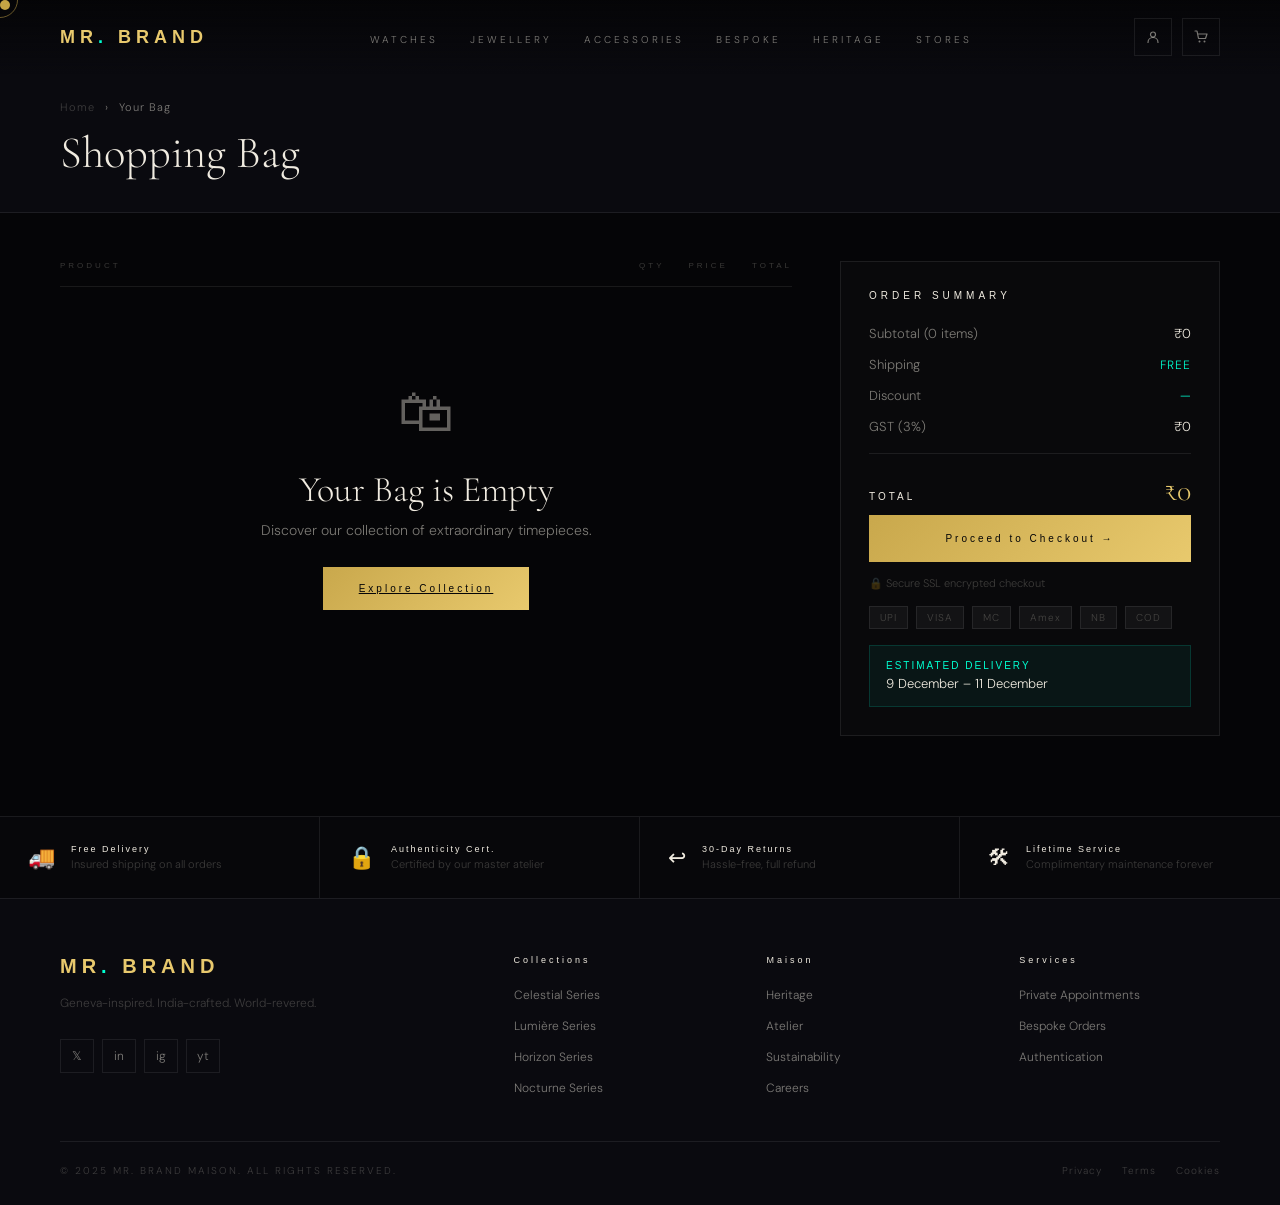
<file: cart.html>
<!DOCTYPE html>
<html lang="en">
<head>
<meta charset="UTF-8">
<meta name="viewport" content="width=device-width, initial-scale=1.0">
<title>MR. BRAND — Your Cart</title>
<link rel="stylesheet" href="css/main.css">
<style>
.cart-layout {
  max-width: 1300px; margin: 0 auto;
  display: grid; grid-template-columns: 1fr 380px;
  gap: 48px; padding: 48px 60px 80px;
}
/* Cart Items */
.cart-items {}
.cart-item-hd {
  display: grid; grid-template-columns: 1fr auto auto auto;
  gap: 24px; padding-bottom: 16px;
  border-bottom: 1px solid var(--glass-border);
  margin-bottom: 8px;
}
.cart-item-hd span {
  font-family: 'Syncopate', sans-serif;
  font-size: 8px; letter-spacing: 3px; color: var(--text-dim);
}
.cart-item-hd span:nth-child(2) { text-align:center; }
.cart-item-hd span:nth-child(3) { text-align:center; }
.cart-item-hd span:nth-child(4) { text-align:right; }
.ci {
  display: grid; grid-template-columns: 1fr auto auto auto;
  gap: 24px; align-items: center;
  padding: 24px 0; border-bottom: 1px solid var(--glass-border);
}
.ci-prod { display: flex; align-items: center; gap: 20px; }
.ci-img {
  width: 90px; height: 110px; flex-shrink: 0;
  background: rgba(255,255,255,0.02); border: 1px solid var(--glass-border);
  display: flex; align-items: center; justify-content: center;
  position: relative; overflow: hidden;
}
.ci-img-bg { position: absolute; inset: 0; }
.ci-meta {}
.ci-col { font-size: 9px; letter-spacing: 3px; text-transform: uppercase; color: var(--gold); margin-bottom: 4px; }
.ci-name { font-family: 'Cormorant Garamond', serif; font-size: 20px; font-weight: 300; margin-bottom: 4px; }
.ci-spec { font-size: 11px; color: var(--text-dim); letter-spacing: 1px; }
.ci-actions { display: flex; gap: 12px; margin-top: 10px; }
.ci-act-btn {
  font-size: 10px; letter-spacing: 1px; color: var(--text-dim);
  background: none; border: none; cursor: none; transition: color 0.2s; padding: 0;
}
.ci-act-btn:hover { color: var(--gold); }
.ci-act-btn.remove:hover { color: #e74c3c; }
.ci-qty { display: flex; justify-content: center; }
.ci-qty-ctrl { display: flex; align-items: center; border: 1px solid var(--glass-border); }
.ci-qty-btn {
  width: 30px; height: 30px; background: transparent; border: none;
  color: var(--text-muted); cursor: none; font-size: 16px; transition: all 0.2s;
  display: flex; align-items: center; justify-content: center;
}
.ci-qty-btn:hover { background: rgba(255,255,255,0.05); color: var(--gold); }
.ci-qty-val { width: 36px; text-align: center; font-size: 14px; }
.ci-price { text-align: right; }
.ci-price-val { font-family: 'Cormorant Garamond', serif; font-size: 22px; color: var(--gold-light); }
.ci-price-unit { font-size: 10px; color: var(--text-dim); margin-top: 2px; }
/* Empty state */
.empty-cart {
  text-align: center; padding: 80px 0;
}
.empty-icon { font-size: 56px; margin-bottom: 20px; opacity: 0.4; }
.empty-title { font-family: 'Cormorant Garamond', serif; font-size: 36px; font-weight: 300; margin-bottom: 10px; }
.empty-sub { font-size: 14px; color: var(--text-muted); margin-bottom: 28px; }
/* Promo */
.promo-box {
  display: flex; gap: 0; margin-top: 28px;
}
.promo-inp {
  flex: 1; background: rgba(255,255,255,0.04); border: 1px solid var(--glass-border);
  border-right: none; padding: 13px 16px; color: var(--text-primary);
  font-size: 13px; font-family: 'DM Sans', sans-serif; outline: none;
  text-transform: uppercase; letter-spacing: 2px;
}
.promo-inp::placeholder { text-transform: none; letter-spacing: 1px; color: var(--text-dim); }
.promo-inp:focus { border-color: var(--gold); }
.promo-btn {
  font-family: 'Syncopate', sans-serif; font-size: 9px; letter-spacing: 2px;
  padding: 13px 22px; background: var(--glass); border: 1px solid var(--glass-border);
  color: var(--text-muted); cursor: none; transition: all 0.3s; white-space: nowrap;
}
.promo-btn:hover { background: var(--gold); border-color: var(--gold); color: var(--bg-void); }
.promo-note { font-size: 11px; color: var(--text-dim); margin-top: 8px; }
/* Order Summary */
.order-summary {
  background: rgba(255,255,255,0.02); border: 1px solid var(--glass-border);
  padding: 28px; position: sticky; top: 100px; height: fit-content;
}
.os-title { font-family: 'Syncopate', sans-serif; font-size: 10px; letter-spacing: 4px; margin-bottom: 24px; }
.os-row {
  display: flex; justify-content: space-between; align-items: center;
  margin-bottom: 14px; font-size: 13px;
}
.os-row-label { color: var(--text-muted); }
.os-row-val { color: var(--text-primary); }
.os-row-val.free { color: var(--neon); font-size: 12px; letter-spacing: 1px; }
.os-divider { height: 1px; background: var(--glass-border); margin: 18px 0; }
.os-total {
  display: flex; justify-content: space-between; align-items: baseline; margin-bottom: 6px;
}
.os-total-label { font-family: 'Syncopate', sans-serif; font-size: 10px; letter-spacing: 3px; }
.os-total-val { font-family: 'Cormorant Garamond', serif; font-size: 30px; color: var(--gold-light); }
.os-savings { font-size: 12px; color: var(--neon); margin-bottom: 20px; }
.secure-note {
  display: flex; align-items: center; gap: 8px;
  font-size: 11px; color: var(--text-dim); margin-top: 14px;
}
.payment-logos {
  display: flex; gap: 8px; margin-top: 16px; flex-wrap: wrap;
}
.payment-logo {
  padding: 4px 10px; background: rgba(255,255,255,0.04);
  border: 1px solid var(--glass-border); font-size: 10px;
  color: var(--text-dim); letter-spacing: 1px;
}

/* Delivery estimate */
.delivery-est {
  background: rgba(0,255,209,0.05); border: 1px solid rgba(0,255,209,0.15);
  padding: 14px 16px; margin-top: 16px;
}
.de-title { font-size: 10px; letter-spacing: 2px; color: var(--neon); margin-bottom: 4px; font-family:'Syncopate',sans-serif; }
.de-dates { font-size: 13px; color: var(--text-primary); }

@media(max-width:1024px) {
  .cart-layout { grid-template-columns:1fr; gap:32px; padding:32px 30px 60px; }
  .order-summary { position:static; }
}
@media(max-width:600px) {
  .cart-layout { padding:24px 20px 50px; }
  .ci { grid-template-columns:1fr; gap:12px; }
  .ci-qty, .ci-price { text-align:left; }
  .cart-item-hd { display:none; }
}
</style>
</head>
<body>
<div class="cursor" id="cursor"></div>
<div class="cursor-ring" id="cursorRing"></div>

<nav id="navbar">
  <a href="index.html" class="nav-logo">MR<span>.</span> BRAND</a>
  <ul class="nav-links">
    <li><a href="index.html">Watches</a></li>
    <li><a href="#">Jewellery</a></li>
    <li><a href="#">Accessories</a></li>
    <li><a href="#">Bespoke</a></li>
    <li><a href="#">Heritage</a></li>
    <li><a href="#">Stores</a></li>
  </ul>
  <div class="nav-right">
    <button class="nav-icon-btn" title="Account">
      <svg width="14" height="14" viewBox="0 0 14 14" fill="none"><circle cx="7" cy="4.5" r="2.5" stroke="currentColor" stroke-width="1.2"/><path d="M2 12.5c0-2.8 2.2-5 5-5s5 2.2 5 5" stroke="currentColor" stroke-width="1.2" stroke-linecap="round"/></svg>
    </button>
    <a href="cart.html" class="nav-icon-btn" style="position:relative">
      <svg width="14" height="14" viewBox="0 0 14 14" fill="none"><path d="M1 1h2l1.5 7.5h7L13 4H4" stroke="currentColor" stroke-width="1.2" stroke-linecap="round" stroke-linejoin="round"/><circle cx="5.5" cy="11.5" r="1" fill="currentColor"/><circle cx="10.5" cy="11.5" r="1" fill="currentColor"/></svg>
      <span class="cart-badge">0</span>
    </a>
  </div>
</nav>

<div class="breadcrumb">
  <div class="breadcrumb-trail"><a href="index.html">Home</a> <span>›</span> <span>Your Bag</span></div>
  <div class="breadcrumb-title">Shopping Bag</div>
</div>

<div class="cart-layout">
  <!-- Items -->
  <div>
    <div class="cart-item-hd">
      <span>PRODUCT</span>
      <span>QTY</span>
      <span>PRICE</span>
      <span>TOTAL</span>
    </div>
    <div id="cartItems"></div>
    <!-- Promo -->
    <div style="margin-top:28px;" id="promoSection">
      <div class="promo-box">
        <input class="promo-inp" id="promoInp" placeholder="Enter promo / gift code">
        <button class="promo-btn" onclick="applyPromo()">Apply</button>
      </div>
      <div class="promo-note" id="promoNote">Try code <strong>MRBRAND10</strong> for 10% off</div>
    </div>
  </div>

  <!-- Summary -->
  <div class="order-summary reveal">
    <div class="os-title">ORDER SUMMARY</div>
    <div class="os-row"><span class="os-row-label">Subtotal (<span id="osItemCount">0</span> items)</span><span class="os-row-val" id="osSubtotal">₹0</span></div>
    <div class="os-row"><span class="os-row-label">Shipping</span><span class="os-row-val free" id="osShipping">FREE</span></div>
    <div class="os-row"><span class="os-row-label">Discount</span><span class="os-row-val" id="osDiscount" style="color:var(--neon)">—</span></div>
    <div class="os-row"><span class="os-row-label">GST (3%)</span><span class="os-row-val" id="osGst">₹0</span></div>
    <div class="os-divider"></div>
    <div class="os-total">
      <span class="os-total-label">TOTAL</span>
      <span class="os-total-val" id="osTotal">₹0</span>
    </div>
    <div class="os-savings" id="osSavings" style="display:none">🎉 You save ₹0 on this order!</div>
    <button class="btn-gold" style="width:100%;justify-content:center;padding:18px;" onclick="window.location.href='checkout.html'">
      Proceed to Checkout →
    </button>
    <div class="secure-note">🔒 Secure SSL encrypted checkout</div>
    <div class="payment-logos">
      <div class="payment-logo">UPI</div>
      <div class="payment-logo">VISA</div>
      <div class="payment-logo">MC</div>
      <div class="payment-logo">Amex</div>
      <div class="payment-logo">NB</div>
      <div class="payment-logo">COD</div>
    </div>
    <div class="delivery-est">
      <div class="de-title">ESTIMATED DELIVERY</div>
      <div class="de-dates" id="deliveryDate">—</div>
    </div>
  </div>
</div>

<div class="feature-strip">
  <div class="fstrip-item"><span class="fstrip-icon">🚚</span><div><div class="fstrip-name">Free Delivery</div><div class="fstrip-desc">Insured shipping on all orders</div></div></div>
  <div class="fstrip-item"><span class="fstrip-icon">🔒</span><div><div class="fstrip-name">Authenticity Cert.</div><div class="fstrip-desc">Certified by our master atelier</div></div></div>
  <div class="fstrip-item"><span class="fstrip-icon">↩</span><div><div class="fstrip-name">30-Day Returns</div><div class="fstrip-desc">Hassle-free, full refund</div></div></div>
  <div class="fstrip-item"><span class="fstrip-icon">🛠</span><div><div class="fstrip-name">Lifetime Service</div><div class="fstrip-desc">Complimentary maintenance forever</div></div></div>
</div>

<footer>
  <div class="footer-grid">
    <div><span class="footer-logo">MR<span>.</span> BRAND</span><p class="footer-tagline">Geneva-inspired. India-crafted. World-revered.</p><div class="footer-social"><a href="#" class="social-btn">𝕏</a><a href="#" class="social-btn">in</a><a href="#" class="social-btn">ig</a><a href="#" class="social-btn">yt</a></div></div>
    <div><div class="footer-col-title">Collections</div><ul class="footer-links"><li><a href="#">Celestial Series</a></li><li><a href="#">Lumière Series</a></li><li><a href="#">Horizon Series</a></li><li><a href="#">Nocturne Series</a></li></ul></div>
    <div><div class="footer-col-title">Maison</div><ul class="footer-links"><li><a href="#">Heritage</a></li><li><a href="#">Atelier</a></li><li><a href="#">Sustainability</a></li><li><a href="#">Careers</a></li></ul></div>
    <div><div class="footer-col-title">Services</div><ul class="footer-links"><li><a href="#">Private Appointments</a></li><li><a href="#">Bespoke Orders</a></li><li><a href="#">Authentication</a></li></ul></div>
  </div>
  <div class="footer-bottom">
    <span class="footer-copy">© 2025 MR. BRAND MAISON. ALL RIGHTS RESERVED.</span>
    <div class="footer-legal"><a href="#">Privacy</a><a href="#">Terms</a><a href="#">Cookies</a></div>
  </div>
</footer>

<script src="js/app.js"></script>
<script>
let promoApplied = false;
let discountAmt = 0;

function renderCart() {
  const items = Cart.get();
  const container = document.getElementById('cartItems');
  const promoSec = document.getElementById('promoSection');

  if (!items.length) {
    container.innerHTML = `<div class="empty-cart"><div class="empty-icon">🛍</div><h2 class="empty-title">Your Bag is Empty</h2><p class="empty-sub">Discover our collection of extraordinary timepieces.</p><a href="index.html" class="btn-gold" style="display:inline-flex">Explore Collection</a></div>`;
    promoSec.style.display = 'none';
    updateSummary([]);
    return;
  }

  container.innerHTML = items.map(item => {
    const p = PRODUCTS.find(x => x.id === item.id) || {};
    return `<div class="ci">
      <div class="ci-prod">
        <div class="ci-img">
          <div class="ci-img-bg" style="background:radial-gradient(ellipse at 40% 40%,${item.color ? item.color + '22' : 'rgba(201,168,76,0.12)'},transparent 70%)"></div>
          ${watchSVG(item.color||'#C9A84C', item.caseFill||'#3a2e1a', item.dialBg||'#1a1510', 60)}
        </div>
        <div class="ci-meta">
          <div class="ci-col">${item.collection}</div>
          <div class="ci-name">${item.name}</div>
          <div class="ci-spec">${p.spec||''}</div>
          <div class="ci-actions">
            <button class="ci-act-btn" onclick="window.location.href='product.html?id=${item.id}'">View Details</button>
            <span style="color:var(--text-dim);">|</span>
            <button class="ci-act-btn remove" onclick="removeItem('${item.key}')">Remove</button>
          </div>
        </div>
      </div>
      <div class="ci-qty">
        <div class="ci-qty-ctrl">
          <button class="ci-qty-btn" onclick="updateQty('${item.key}',${item.qty-1})">−</button>
          <div class="ci-qty-val">${item.qty}</div>
          <button class="ci-qty-btn" onclick="updateQty('${item.key}',${item.qty+1})">+</button>
        </div>
      </div>
      <div class="ci-price">
        <div class="ci-price-val">₹${item.price.toLocaleString('en-IN')}</div>
        <div class="ci-price-unit">per piece</div>
      </div>
      <div class="ci-price">
        <div class="ci-price-val">₹${(item.price * item.qty).toLocaleString('en-IN')}</div>
        <div class="ci-price-unit">total</div>
      </div>
    </div>`;
  }).join('');
  updateSummary(items);
}

function updateSummary(items) {
  const subtotal = items.reduce((s,i) => s + i.price * i.qty, 0);
  const gst = Math.round(subtotal * 0.03);
  const total = subtotal + gst - discountAmt;
  const count = items.reduce((s,i) => s + i.qty, 0);
  document.getElementById('osSubtotal').textContent = `₹${subtotal.toLocaleString('en-IN')}`;
  document.getElementById('osItemCount').textContent = count;
  document.getElementById('osGst').textContent = `₹${gst.toLocaleString('en-IN')}`;
  document.getElementById('osTotal').textContent = `₹${Math.max(0,total).toLocaleString('en-IN')}`;
  if (discountAmt > 0) {
    document.getElementById('osDiscount').textContent = `−₹${discountAmt.toLocaleString('en-IN')}`;
    document.getElementById('osSavings').style.display = '';
    document.getElementById('osSavings').textContent = `🎉 You save ₹${discountAmt.toLocaleString('en-IN')} on this order!`;
  } else {
    document.getElementById('osDiscount').textContent = '—';
    document.getElementById('osSavings').style.display = 'none';
  }
  // Delivery date
  const d = new Date(); d.setDate(d.getDate() + 4);
  const d2 = new Date(); d2.setDate(d2.getDate() + 6);
  const fmt = dt => dt.toLocaleDateString('en-IN', {day:'numeric',month:'long'});
  document.getElementById('deliveryDate').textContent = `${fmt(d)} – ${fmt(d2)}`;
}

function removeItem(key) {
  Cart.remove(key);
  renderCart();
}
function updateQty(key, qty) {
  Cart.updateQty(key, Math.max(0, Math.min(5, qty)));
  renderCart();
}
function applyPromo() {
  const code = document.getElementById('promoInp').value.trim().toUpperCase();
  const note = document.getElementById('promoNote');
  if (code === 'MRBRAND10') {
    discountAmt = Math.round(Cart.total() * 0.1);
    promoApplied = true;
    note.innerHTML = '<span style="color:var(--neon)">✓ 10% discount applied!</span>';
    updateSummary(Cart.get());
  } else if (code === 'FREESHIP') {
    note.innerHTML = '<span style="color:var(--neon)">✓ Free shipping already included!</span>';
  } else {
    note.innerHTML = '<span style="color:#e74c3c">✗ Invalid code. Try MRBRAND10</span>';
  }
}

renderCart();
</script>
</body>
</html>
</file>
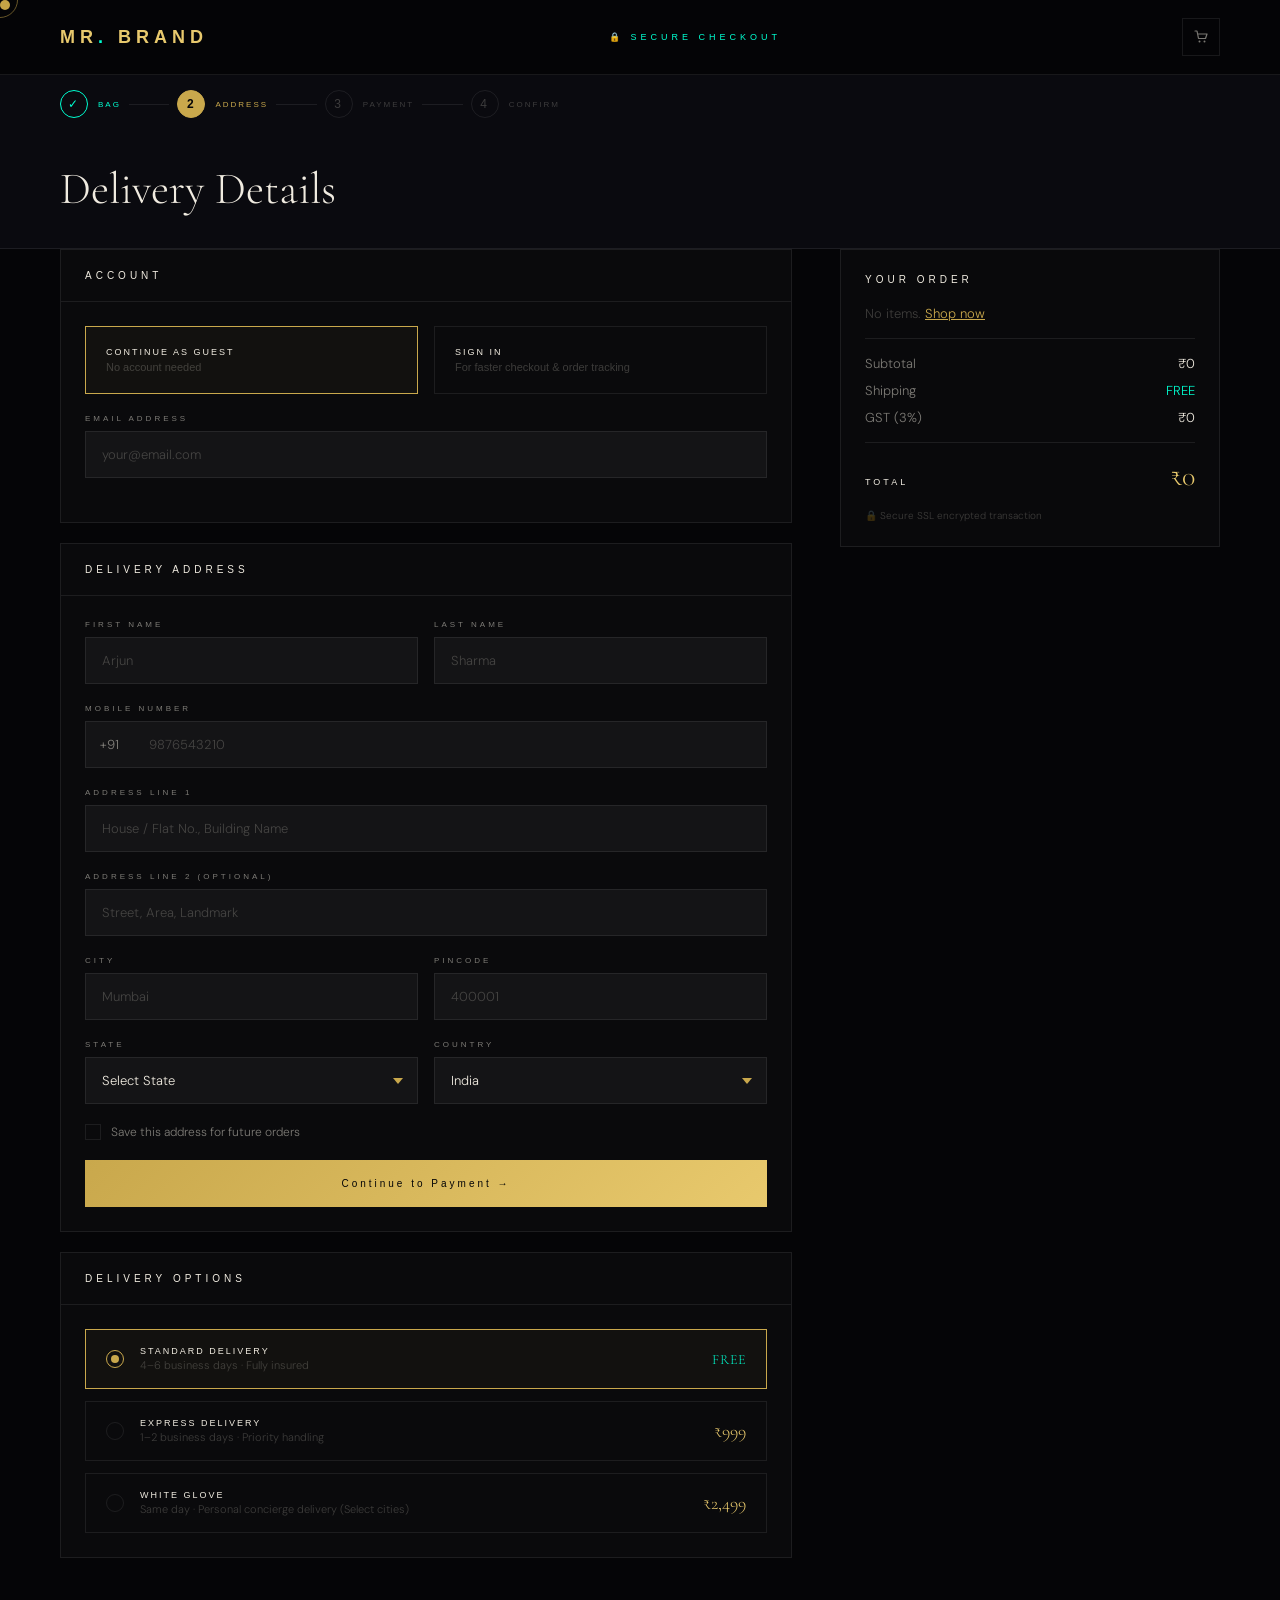
<file: checkout.html>
<!DOCTYPE html>
<html lang="en">
<head>
<meta charset="UTF-8">
<meta name="viewport" content="width=device-width, initial-scale=1.0">
<title>MR. BRAND — Secure Checkout</title>
<link rel="stylesheet" href="css/main.css">
<style>
/* Steps */
.checkout-steps {
  display: flex; align-items: center; gap: 0; margin-bottom: 44px;
  max-width: 500px;
}
.step {
  display: flex; align-items: center; gap: 10px;
  font-family: 'Syncopate', sans-serif; font-size: 8px; letter-spacing: 2px;
}
.step-num {
  width: 28px; height: 28px; border-radius: 50%; flex-shrink: 0;
  border: 1px solid var(--glass-border); background: transparent;
  display: flex; align-items: center; justify-content: center;
  font-size: 12px; color: var(--text-dim); transition: all 0.3s;
}
.step.active .step-num { border-color: var(--gold); background: var(--gold); color: var(--bg-void); font-weight: 700; }
.step.done .step-num { border-color: var(--neon); background: transparent; color: var(--neon); }
.step-lbl { color: var(--text-dim); white-space: nowrap; }
.step.active .step-lbl { color: var(--gold); }
.step.done .step-lbl { color: var(--neon); }
.step-line { flex: 1; height: 1px; background: var(--glass-border); min-width: 40px; margin: 0 8px; }
/* Layout */
.checkout-layout {
  max-width: 1300px; margin: 0 auto;
  display: grid; grid-template-columns: 1fr 380px;
  gap: 48px; padding: 0 60px 80px;
}
.checkout-main {}
/* Panels */
.panel {
  border: 1px solid var(--glass-border); background: rgba(255,255,255,0.02);
  margin-bottom: 20px; transition: border-color 0.3s;
}
.panel-hd {
  padding: 20px 24px; display: flex; justify-content: space-between; align-items: center;
  border-bottom: 1px solid var(--glass-border);
}
.panel-title { font-family: 'Syncopate', sans-serif; font-size: 10px; letter-spacing: 4px; }
.panel-body { padding: 24px; }
.panel-edit {
  font-size: 10px; color: var(--gold); background: none; border: none;
  cursor: none; letter-spacing: 1px; transition: opacity 0.2s;
}
.panel-edit:hover { opacity: 0.7; }

/* Login/Guest */
.login-opts { display: grid; grid-template-columns: 1fr 1fr; gap: 16px; margin-bottom: 20px; }
.login-opt {
  padding: 20px; border: 1px solid var(--glass-border); cursor: none;
  background: transparent; text-align: left; transition: all 0.3s; display: block;
}
.login-opt:hover, .login-opt.on { border-color: var(--gold); background: rgba(201,168,76,0.04); }
.lo-title { font-family: 'Syncopate', sans-serif; font-size: 9px; letter-spacing: 2px; color: var(--text-primary); margin-bottom: 4px; }
.lo-sub { font-size: 11px; color: var(--text-dim); }

/* Delivery options */
.delivery-opts { display: flex; flex-direction: column; gap: 12px; }
.dopt {
  padding: 16px 20px; border: 1px solid var(--glass-border);
  cursor: none; display: flex; align-items: center; gap: 16px; transition: all 0.3s;
}
.dopt:hover, .dopt.on { border-color: var(--gold); background: rgba(201,168,76,0.04); }
.dopt-radio {
  width: 18px; height: 18px; border-radius: 50%;
  border: 1px solid var(--glass-border); flex-shrink: 0;
  display: flex; align-items: center; justify-content: center; transition: all 0.3s;
}
.dopt.on .dopt-radio { border-color: var(--gold); }
.dopt.on .dopt-radio::after { content: ''; width: 8px; height: 8px; border-radius: 50%; background: var(--gold); }
.dopt-info { flex: 1; }
.dopt-name { font-family: 'Syncopate', sans-serif; font-size: 9px; letter-spacing: 2px; margin-bottom: 2px; }
.dopt-detail { font-size: 11px; color: var(--text-dim); }
.dopt-price { font-family: 'Cormorant Garamond', serif; font-size: 18px; color: var(--gold-light); }

/* Payment */
.pay-tabs { display: flex; gap: 0; margin-bottom: 24px; overflow-x: auto; }
.pay-tabs::-webkit-scrollbar { display: none; }
.pay-tab {
  padding: 12px 20px; border: 1px solid var(--glass-border); border-right: none;
  font-family: 'Syncopate', sans-serif; font-size: 8px; letter-spacing: 2px;
  color: var(--text-dim); cursor: none; background: transparent;
  transition: all 0.2s; white-space: nowrap;
}
.pay-tab:last-child { border-right: 1px solid var(--glass-border); }
.pay-tab:hover, .pay-tab.on { border-color: var(--gold); color: var(--gold); background: rgba(201,168,76,0.06); z-index: 1; }
.pay-panel { display: none; }
.pay-panel.on { display: block; }

/* UPI */
.upi-opts { display: flex; flex-direction: column; gap: 10px; }
.upi-opt {
  padding: 14px 18px; border: 1px solid var(--glass-border);
  cursor: none; display: flex; align-items: center; gap: 14px; transition: all 0.3s;
}
.upi-opt:hover, .upi-opt.on { border-color: var(--gold); background: rgba(201,168,76,0.04); }
.upi-radio {
  width: 16px; height: 16px; border-radius: 50%; border: 1px solid var(--glass-border); flex-shrink: 0; transition: all 0.2s;
}
.upi-opt.on .upi-radio { border-color: var(--gold); }
.upi-opt.on .upi-radio::after { content:''; display:block; width:7px; height:7px; border-radius:50%; background:var(--gold); margin:4px auto; }
.upi-label { font-size: 13px; flex: 1; }
.upi-logo { font-family: 'Syncopate', sans-serif; font-size: 9px; letter-spacing: 1px; color: var(--text-dim); }
.upi-id-box { margin-top: 16px; }
.upi-id-row { display: flex; gap: 0; }
.upi-id-inp {
  flex: 1; background: rgba(255,255,255,0.04); border: 1px solid var(--glass-border);
  border-right: none; padding: 13px 16px; color: var(--text-primary);
  font-size: 13px; font-family: 'DM Sans', sans-serif; outline: none;
}
.upi-id-inp:focus { border-color: var(--gold); }
.upi-verify-btn {
  font-family: 'Syncopate', sans-serif; font-size: 9px; letter-spacing: 2px;
  padding: 13px 20px; background: var(--gold); border: 1px solid var(--gold);
  color: var(--bg-void); cursor: none; transition: background 0.3s; white-space: nowrap;
}
.upi-verify-btn:hover { background: var(--gold-light); }
/* QR Code SVG */
.qr-box {
  display: flex; flex-direction: column; align-items: center;
  gap: 12px; padding: 24px; border: 1px solid var(--glass-border);
  background: rgba(255,255,255,0.02); margin-top: 16px;
}
.qr-title { font-family: 'Syncopate', sans-serif; font-size: 9px; letter-spacing: 3px; color: var(--text-muted); }
.qr-amt { font-family: 'Cormorant Garamond', serif; font-size: 28px; color: var(--gold-light); }
.qr-note { font-size: 11px; color: var(--text-dim); text-align: center; max-width: 220px; }

/* Card */
.card-visual {
  background: linear-gradient(135deg, rgba(201,168,76,0.15) 0%, rgba(10,10,15,0.8) 100%);
  border: 1px solid rgba(201,168,76,0.25); border-radius: 12px;
  padding: 28px; margin-bottom: 24px; position: relative; overflow: hidden;
  min-height: 180px;
}
.card-chip { font-size: 24px; margin-bottom: 20px; }
.card-number-display { font-family: 'Syncopate', sans-serif; font-size: 16px; letter-spacing: 6px; color: var(--text-muted); margin-bottom: 20px; }
.card-bottom { display: flex; justify-content: space-between; align-items: flex-end; }
.card-holder-display { }
.cdd-label { font-size: 8px; letter-spacing: 3px; color: var(--text-dim); margin-bottom: 4px; }
.cdd-val { font-family: 'Syncopate', sans-serif; font-size: 10px; letter-spacing: 2px; }
.card-brand-display { font-family: 'Syncopate', sans-serif; font-size: 18px; font-weight: 700; color: var(--gold); letter-spacing: 2px; }
.card-glow { position: absolute; right: -60px; top: -60px; width: 200px; height: 200px; border-radius: 50%; background: radial-gradient(circle, rgba(201,168,76,0.08) 0%, transparent 70%); }

/* Net Banking */
.bank-grid { display: grid; grid-template-columns: repeat(4,1fr); gap: 10px; margin-bottom: 16px; }
.bank-opt {
  padding: 14px 10px; border: 1px solid var(--glass-border);
  cursor: none; display: flex; flex-direction: column; align-items: center;
  gap: 6px; transition: all 0.3s; background: transparent;
}
.bank-opt:hover, .bank-opt.on { border-color: var(--gold); background: rgba(201,168,76,0.04); }
.bank-icon { font-size: 22px; }
.bank-name { font-size: 9px; letter-spacing: 1px; color: var(--text-muted); text-align: center; }
.bank-select-row { display: flex; gap: 0; }

/* Wallet */
.wallet-opts { display: grid; grid-template-columns: repeat(3,1fr); gap: 10px; }
.wallet-opt {
  padding: 16px 14px; border: 1px solid var(--glass-border);
  cursor: none; display: flex; flex-direction: column; align-items: center;
  gap: 8px; transition: all 0.3s; background: transparent;
}
.wallet-opt:hover, .wallet-opt.on { border-color: var(--gold); background: rgba(201,168,76,0.04); }
.wallet-icon { font-size: 28px; }
.wallet-name { font-size: 9px; letter-spacing: 1px; color: var(--text-muted); }

/* COD */
.cod-box {
  padding: 24px; background: rgba(0,255,209,0.04);
  border: 1px solid rgba(0,255,209,0.15); display: flex; gap: 16px;
}
.cod-icon { font-size: 36px; }
.cod-info {}
.cod-title { font-family: 'Syncopate', sans-serif; font-size: 10px; letter-spacing: 2px; margin-bottom: 8px; }
.cod-desc { font-size: 13px; color: var(--text-muted); line-height: 1.7; }

/* Order Summary (sidebar) */
.co-summary {
  background: rgba(255,255,255,0.02); border: 1px solid var(--glass-border);
  padding: 24px; position: sticky; top: 100px; height: fit-content;
}
.cos-title { font-family: 'Syncopate', sans-serif; font-size: 10px; letter-spacing: 4px; margin-bottom: 20px; }
.cos-item { display: flex; align-items: center; gap: 14px; margin-bottom: 16px; }
.cos-img {
  width: 60px; height: 72px; flex-shrink: 0;
  background: rgba(255,255,255,0.02); border: 1px solid var(--glass-border);
  display: flex; align-items: center; justify-content: center; position: relative;
  overflow: hidden;
}
.cos-img-bg { position: absolute; inset: 0; }
.cos-meta { flex: 1; }
.cos-name { font-family: 'Cormorant Garamond', serif; font-size: 16px; margin-bottom: 2px; }
.cos-col { font-size: 10px; color: var(--text-dim); letter-spacing: 1px; }
.cos-qty { font-size: 11px; color: var(--text-dim); margin-top: 2px; }
.cos-price { font-family: 'Cormorant Garamond', serif; font-size: 18px; color: var(--gold-light); white-space: nowrap; }
.cos-divider { height: 1px; background: var(--glass-border); margin: 16px 0; }
.cos-row { display: flex; justify-content: space-between; font-size: 13px; margin-bottom: 10px; }
.cos-row-lbl { color: var(--text-muted); }
.cos-total { display: flex; justify-content: space-between; align-items: baseline; }
.cos-total-lbl { font-family: 'Syncopate', sans-serif; font-size: 9px; letter-spacing: 3px; }
.cos-total-val { font-family: 'Cormorant Garamond', serif; font-size: 28px; color: var(--gold-light); }
.ssl-note { display: flex; align-items: center; gap: 6px; font-size: 10px; color: var(--text-dim); margin-top: 16px; }

@media(max-width:1024px) {
  .checkout-layout { grid-template-columns:1fr; gap:32px; padding:0 30px 60px; }
  .co-summary { position:static; }
  .login-opts { grid-template-columns:1fr; }
  .bank-grid { grid-template-columns:repeat(3,1fr); }
}
@media(max-width:600px) {
  .checkout-layout { padding:0 20px 50px; }
  .pay-tab { padding:10px 14px; font-size:7px; }
  .bank-grid { grid-template-columns:repeat(2,1fr); }
  .wallet-opts { grid-template-columns:repeat(2,1fr); }
}
</style>
</head>
<body>
<div class="cursor" id="cursor"></div>
<div class="cursor-ring" id="cursorRing"></div>

<nav id="navbar" style="background:rgba(5,5,7,0.97);border-bottom:1px solid var(--glass-border);">
  <a href="index.html" class="nav-logo">MR<span>.</span> BRAND</a>
  <div style="font-family:'Syncopate',sans-serif;font-size:9px;letter-spacing:4px;color:var(--neon);display:flex;align-items:center;gap:8px;">🔒 SECURE CHECKOUT</div>
  <div class="nav-right">
    <a href="cart.html" class="nav-icon-btn" style="position:relative">
      <svg width="14" height="14" viewBox="0 0 14 14" fill="none"><path d="M1 1h2l1.5 7.5h7L13 4H4" stroke="currentColor" stroke-width="1.2" stroke-linecap="round" stroke-linejoin="round"/><circle cx="5.5" cy="11.5" r="1" fill="currentColor"/><circle cx="10.5" cy="11.5" r="1" fill="currentColor"/></svg>
      <span class="cart-badge">0</span>
    </a>
  </div>
</nav>

<div style="padding:90px 60px 32px;background:var(--bg-deep);border-bottom:1px solid var(--glass-border);">
  <!-- Stepper -->
  <div class="checkout-steps">
    <div class="step done" id="step1">
      <div class="step-num">✓</div>
      <span class="step-lbl">BAG</span>
    </div>
    <div class="step-line"></div>
    <div class="step active" id="step2">
      <div class="step-num">2</div>
      <span class="step-lbl">ADDRESS</span>
    </div>
    <div class="step-line"></div>
    <div class="step" id="step3">
      <div class="step-num">3</div>
      <span class="step-lbl">PAYMENT</span>
    </div>
    <div class="step-line"></div>
    <div class="step" id="step4">
      <div class="step-num">4</div>
      <span class="step-lbl">CONFIRM</span>
    </div>
  </div>
  <div class="breadcrumb-title" id="checkoutTitle">Delivery Details</div>
</div>

<div class="checkout-layout">
  <!-- Main -->
  <div>
    <!-- ADDRESS SECTION -->
    <div id="addressSection">
      <!-- Login / Guest -->
      <div class="panel reveal">
        <div class="panel-hd"><span class="panel-title">ACCOUNT</span></div>
        <div class="panel-body">
          <div class="login-opts">
            <button class="login-opt on" onclick="selectLoginOpt(this)">
              <div class="lo-title">CONTINUE AS GUEST</div>
              <div class="lo-sub">No account needed</div>
            </button>
            <button class="login-opt" onclick="selectLoginOpt(this)">
              <div class="lo-title">SIGN IN</div>
              <div class="lo-sub">For faster checkout & order tracking</div>
            </button>
          </div>
          <div class="form-group"><label class="form-label">EMAIL ADDRESS</label><input type="email" class="form-input" id="emailInput" placeholder="your@email.com"></div>
        </div>
      </div>

      <!-- Address Form -->
      <div class="panel reveal reveal-d1">
        <div class="panel-hd"><span class="panel-title">DELIVERY ADDRESS</span></div>
        <div class="panel-body">
          <div class="form-row">
            <div class="form-group"><label class="form-label">FIRST NAME</label><input type="text" class="form-input" id="fname" placeholder="Arjun"></div>
            <div class="form-group"><label class="form-label">LAST NAME</label><input type="text" class="form-input" id="lname" placeholder="Sharma"></div>
          </div>
          <div class="form-group"><label class="form-label">MOBILE NUMBER</label>
            <div style="display:flex;gap:0;">
              <div style="background:rgba(255,255,255,0.04);border:1px solid var(--glass-border);border-right:none;padding:14px 14px;font-size:13px;color:var(--text-muted);white-space:nowrap;">+91</div>
              <input type="tel" class="form-input" id="phone" placeholder="9876543210" style="border-left:none;">
            </div>
          </div>
          <div class="form-group"><label class="form-label">ADDRESS LINE 1</label><input type="text" class="form-input" id="addr1" placeholder="House / Flat No., Building Name"></div>
          <div class="form-group"><label class="form-label">ADDRESS LINE 2 (OPTIONAL)</label><input type="text" class="form-input" id="addr2" placeholder="Street, Area, Landmark"></div>
          <div class="form-row">
            <div class="form-group"><label class="form-label">CITY</label><input type="text" class="form-input" id="city" placeholder="Mumbai"></div>
            <div class="form-group"><label class="form-label">PINCODE</label><input type="text" class="form-input" id="pincode" placeholder="400001" oninput="pincodeCheck(this.value)"></div>
          </div>
          <div class="form-row">
            <div class="form-group"><label class="form-label">STATE</label>
              <select class="form-select" id="state">
                <option value="">Select State</option>
                <option>Andhra Pradesh</option><option>Assam</option><option>Bihar</option>
                <option>Chandigarh</option><option>Chhattisgarh</option><option>Delhi</option>
                <option>Goa</option><option>Gujarat</option><option>Haryana</option>
                <option>Himachal Pradesh</option><option>Jharkhand</option><option>Karnataka</option>
                <option>Kerala</option><option>Madhya Pradesh</option><option>Maharashtra</option>
                <option>Manipur</option><option>Meghalaya</option><option>Mizoram</option>
                <option>Nagaland</option><option>Odisha</option><option>Punjab</option>
                <option>Rajasthan</option><option>Sikkim</option><option>Tamil Nadu</option>
                <option>Telangana</option><option>Tripura</option><option>Uttar Pradesh</option>
                <option>Uttarakhand</option><option>West Bengal</option>
              </select>
            </div>
            <div class="form-group"><label class="form-label">COUNTRY</label>
              <select class="form-select" id="country"><option>India</option><option>United Arab Emirates</option><option>United Kingdom</option><option>United States</option><option>Singapore</option><option>Canada</option></select>
            </div>
          </div>
          <div id="pincodeInfo" style="font-size:12px;color:var(--neon);margin-top:-8px;margin-bottom:12px;display:none;">✓ Deliverable — Estimated 4-6 business days</div>
          <div class="form-group">
            <label style="display:flex;align-items:center;gap:10px;cursor:none;">
              <div class="fchk" id="saveAddrChk" onclick="this.classList.toggle('on')" style="width:16px;height:16px;border:1px solid var(--glass-border);display:flex;align-items:center;justify-content:center;transition:all 0.2s;"></div>
              <span style="font-size:12px;color:var(--text-muted);">Save this address for future orders</span>
            </label>
          </div>
          <button class="btn-gold" style="width:100%;justify-content:center;padding:18px;" onclick="proceedToPayment()">
            Continue to Payment →
          </button>
        </div>
      </div>

      <!-- Delivery Options -->
      <div class="panel reveal reveal-d2">
        <div class="panel-hd"><span class="panel-title">DELIVERY OPTIONS</span></div>
        <div class="panel-body">
          <div class="delivery-opts">
            <div class="dopt on" onclick="selectDelivery(this,'standard')">
              <div class="dopt-radio"></div>
              <div class="dopt-info">
                <div class="dopt-name">STANDARD DELIVERY</div>
                <div class="dopt-detail" id="stdDate">4–6 business days · Fully insured</div>
              </div>
              <div class="dopt-price" style="color:var(--neon);font-size:14px;letter-spacing:1px;">FREE</div>
            </div>
            <div class="dopt" onclick="selectDelivery(this,'express')">
              <div class="dopt-radio"></div>
              <div class="dopt-info">
                <div class="dopt-name">EXPRESS DELIVERY</div>
                <div class="dopt-detail" id="expDate">1–2 business days · Priority handling</div>
              </div>
              <div class="dopt-price">₹999</div>
            </div>
            <div class="dopt" onclick="selectDelivery(this,'white-glove')">
              <div class="dopt-radio"></div>
              <div class="dopt-info">
                <div class="dopt-name">WHITE GLOVE</div>
                <div class="dopt-detail">Same day · Personal concierge delivery (Select cities)</div>
              </div>
              <div class="dopt-price">₹2,499</div>
            </div>
          </div>
        </div>
      </div>
    </div>

    <!-- PAYMENT SECTION (hidden initially) -->
    <div id="paymentSection" style="display:none;">
      <!-- Address Summary -->
      <div class="panel" id="addrSummaryPanel">
        <div class="panel-hd">
          <span class="panel-title">DELIVERING TO</span>
          <button class="panel-edit" onclick="backToAddress()">Edit</button>
        </div>
        <div class="panel-body" id="addrSummaryBody" style="font-size:13px;color:var(--text-muted);line-height:1.8;"></div>
      </div>

      <!-- Payment Panel -->
      <div class="panel reveal">
        <div class="panel-hd"><span class="panel-title">PAYMENT METHOD</span></div>
        <div class="panel-body">
          <div class="pay-tabs">
            <button class="pay-tab on" onclick="setPayTab(this,'upi')">UPI</button>
            <button class="pay-tab" onclick="setPayTab(this,'card')">CREDIT / DEBIT</button>
            <button class="pay-tab" onclick="setPayTab(this,'nb')">NET BANKING</button>
            <button class="pay-tab" onclick="setPayTab(this,'wallet')">WALLET</button>
            <button class="pay-tab" onclick="setPayTab(this,'cod')">CASH ON DELIVERY</button>
          </div>

          <!-- UPI Panel -->
          <div class="pay-panel on" id="pp-upi">
            <div class="upi-opts">
              <div class="upi-opt on" onclick="selectUPIopt(this,'id')">
                <div class="upi-radio"></div>
                <div class="upi-label">Pay by UPI ID / VPA</div>
                <div class="upi-logo">UPI</div>
              </div>
              <div class="upi-opt" onclick="selectUPIopt(this,'gpay')">
                <div class="upi-radio"></div>
                <div class="upi-label">Google Pay</div>
                <div class="upi-logo">G Pay</div>
              </div>
              <div class="upi-opt" onclick="selectUPIopt(this,'phonepe')">
                <div class="upi-radio"></div>
                <div class="upi-label">PhonePe</div>
                <div class="upi-logo">PhonePe</div>
              </div>
              <div class="upi-opt" onclick="selectUPIopt(this,'paytm')">
                <div class="upi-radio"></div>
                <div class="upi-label">Paytm</div>
                <div class="upi-logo">Paytm</div>
              </div>
              <div class="upi-opt" onclick="selectUPIopt(this,'qr')">
                <div class="upi-radio"></div>
                <div class="upi-label">Scan QR Code</div>
                <div class="upi-logo">⊞ QR</div>
              </div>
            </div>
            <div class="upi-id-box" id="upiIdBox">
              <div class="form-label" style="margin-bottom:8px;">ENTER YOUR UPI ID</div>
              <div class="upi-id-row">
                <input type="text" class="upi-id-inp" id="upiId" placeholder="yourname@upi">
                <button class="upi-verify-btn" onclick="verifyUPI()">Verify</button>
              </div>
              <div id="upiStatus" style="font-size:11px;margin-top:6px;"></div>
            </div>
            <div class="qr-box" id="qrBox" style="display:none;">
              <div class="qr-title">SCAN & PAY</div>
              <svg width="180" height="180" viewBox="0 0 180 180" fill="none" xmlns="http://www.w3.org/2000/svg">
                <rect width="180" height="180" fill="#0A0A0F"/>
                <!-- QR corner marks -->
                <rect x="10" y="10" width="50" height="50" fill="none" stroke="#C9A84C" stroke-width="4"/>
                <rect x="18" y="18" width="34" height="34" fill="#C9A84C" opacity="0.7"/>
                <rect x="120" y="10" width="50" height="50" fill="none" stroke="#C9A84C" stroke-width="4"/>
                <rect x="128" y="18" width="34" height="34" fill="#C9A84C" opacity="0.7"/>
                <rect x="10" y="120" width="50" height="50" fill="none" stroke="#C9A84C" stroke-width="4"/>
                <rect x="18" y="128" width="34" height="34" fill="#C9A84C" opacity="0.7"/>
                <!-- QR data dots (decorative) -->
                <g fill="#C9A84C" opacity="0.8">
                  <rect x="70" y="10" width="8" height="8"/><rect x="82" y="10" width="8" height="8"/>
                  <rect x="94" y="10" width="8" height="8"/><rect x="70" y="22" width="8" height="8"/>
                  <rect x="94" y="22" width="8" height="8"/><rect x="70" y="34" width="8" height="8"/>
                  <rect x="82" y="34" width="8" height="8"/><rect x="94" y="34" width="8" height="8"/>
                  <rect x="70" y="46" width="8" height="8"/><rect x="82" y="46" width="8" height="8"/>
                  <rect x="10" y="70" width="8" height="8"/><rect x="22" y="70" width="8" height="8"/>
                  <rect x="46" y="70" width="8" height="8"/><rect x="70" y="70" width="8" height="8"/>
                  <rect x="94" y="70" width="8" height="8"/><rect x="106" y="70" width="8" height="8"/>
                  <rect x="130" y="70" width="8" height="8"/><rect x="154" y="70" width="8" height="8"/>
                  <rect x="10" y="82" width="8" height="8"/><rect x="34" y="82" width="8" height="8"/>
                  <rect x="58" y="82" width="8" height="8"/><rect x="82" y="82" width="8" height="8"/>
                  <rect x="106" y="82" width="8" height="8"/><rect x="130" y="82" width="8" height="8"/>
                  <rect x="154" y="82" width="8" height="8"/><rect x="10" y="94" width="8" height="8"/>
                  <rect x="22" y="94" width="8" height="8"/><rect x="46" y="94" width="8" height="8"/>
                  <rect x="58" y="94" width="8" height="8"/><rect x="82" y="94" width="8" height="8"/>
                  <rect x="118" y="94" width="8" height="8"/><rect x="154" y="94" width="8" height="8"/>
                  <rect x="70" y="106" width="8" height="8"/><rect x="94" y="106" width="8" height="8"/>
                  <rect x="118" y="106" width="8" height="8"/><rect x="142" y="106" width="8" height="8"/>
                  <rect x="70" y="118" width="8" height="8"/><rect x="82" y="118" width="8" height="8"/>
                  <rect x="106" y="118" width="8" height="8"/><rect x="130" y="118" width="8" height="8"/>
                  <rect x="70" y="130" width="8" height="8"/><rect x="94" y="130" width="8" height="8"/>
                  <rect x="118" y="130" width="8" height="8"/><rect x="154" y="130" width="8" height="8"/>
                  <rect x="70" y="142" width="8" height="8"/><rect x="82" y="142" width="8" height="8"/>
                  <rect x="106" y="142" width="8" height="8"/><rect x="142" y="142" width="8" height="8"/>
                  <rect x="70" y="154" width="8" height="8"/><rect x="94" y="154" width="8" height="8"/>
                  <rect x="118" y="154" width="8" height="8"/>
                </g>
                <!-- MR Brand logo in center -->
                <text x="90" y="92" text-anchor="middle" font-family="'Syncopate',sans-serif" font-size="7" fill="#C9A84C" letter-spacing="2">MR.B</text>
              </svg>
              <div class="qr-amt" id="qrAmt">₹0</div>
              <div class="qr-note">Open any UPI app and scan to pay securely</div>
            </div>
          </div>

          <!-- Card Panel -->
          <div class="pay-panel" id="pp-card">
            <div class="card-visual" id="cardVisual">
              <div class="card-glow"></div>
              <div class="card-chip">▣</div>
              <div class="card-number-display" id="cardNumDisplay">•••• •••• •••• ••••</div>
              <div class="card-bottom">
                <div class="card-holder-display">
                  <div class="cdd-label">CARD HOLDER</div>
                  <div class="cdd-val" id="cardHolderDisplay">YOUR NAME</div>
                </div>
                <div>
                  <div class="cdd-label">EXPIRES</div>
                  <div class="cdd-val" id="cardExpDisplay">MM/YY</div>
                </div>
                <div class="card-brand-display" id="cardBrand">VISA</div>
              </div>
            </div>
            <div class="form-group">
              <label class="form-label">CARD NUMBER</label>
              <input type="text" class="form-input" id="cardNum" placeholder="1234 5678 9012 3456" maxlength="19" oninput="formatCardNum(this)">
            </div>
            <div class="form-row">
              <div class="form-group">
                <label class="form-label">CARD HOLDER NAME</label>
                <input type="text" class="form-input" id="cardHolder" placeholder="Name on card" oninput="document.getElementById('cardHolderDisplay').textContent=this.value||'YOUR NAME'">
              </div>
              <div class="form-group">
                <label class="form-label">EXPIRY</label>
                <input type="text" class="form-input" id="cardExp" placeholder="MM / YY" maxlength="7" oninput="formatExp(this)">
              </div>
            </div>
            <div class="form-row">
              <div class="form-group">
                <label class="form-label">CVV</label>
                <input type="password" class="form-input" id="cardCVV" placeholder="•••" maxlength="4">
              </div>
              <div class="form-group" style="display:flex;align-items:flex-end;">
                <div style="font-size:11px;color:var(--text-dim);padding-bottom:6px;line-height:1.6;">🔒 Your card details are encrypted using 256-bit SSL</div>
              </div>
            </div>
            <div class="form-group">
              <label style="display:flex;align-items:center;gap:10px;cursor:none;">
                <div class="fchk on" onclick="this.classList.toggle('on')" style="width:16px;height:16px;border:1px solid var(--glass-border);display:flex;align-items:center;justify-content:center;transition:all 0.2s;background:var(--gold);"></div>
                <span style="font-size:12px;color:var(--text-muted);">Save card securely for faster checkout</span>
              </label>
            </div>
          </div>

          <!-- Net Banking Panel -->
          <div class="pay-panel" id="pp-nb">
            <div class="bank-grid">
              <button class="bank-opt" onclick="selectBank(this)"><span class="bank-icon">🏦</span><span class="bank-name">SBI</span></button>
              <button class="bank-opt" onclick="selectBank(this)"><span class="bank-icon">🏦</span><span class="bank-name">HDFC</span></button>
              <button class="bank-opt" onclick="selectBank(this)"><span class="bank-icon">🏦</span><span class="bank-name">ICICI</span></button>
              <button class="bank-opt" onclick="selectBank(this)"><span class="bank-icon">🏦</span><span class="bank-name">Axis</span></button>
              <button class="bank-opt" onclick="selectBank(this)"><span class="bank-icon">🏦</span><span class="bank-name">Kotak</span></button>
              <button class="bank-opt" onclick="selectBank(this)"><span class="bank-icon">🏦</span><span class="bank-name">PNB</span></button>
              <button class="bank-opt" onclick="selectBank(this)"><span class="bank-icon">🏦</span><span class="bank-name">BOB</span></button>
              <button class="bank-opt" onclick="selectBank(this)"><span class="bank-icon">🏦</span><span class="bank-name">Canara</span></button>
            </div>
            <div class="form-group">
              <label class="form-label">OR SELECT OTHER BANK</label>
              <select class="form-select">
                <option>-- Select your bank --</option>
                <option>Yes Bank</option><option>IndusInd Bank</option>
                <option>Federal Bank</option><option>Karnataka Bank</option>
                <option>South Indian Bank</option><option>IDFC First Bank</option>
              </select>
            </div>
          </div>

          <!-- Wallet Panel -->
          <div class="pay-panel" id="pp-wallet">
            <div class="wallet-opts">
              <button class="wallet-opt on" onclick="selectWallet(this)"><span class="wallet-icon">📱</span><span class="wallet-name">Paytm</span></button>
              <button class="wallet-opt" onclick="selectWallet(this)"><span class="wallet-icon">📲</span><span class="wallet-name">PhonePe</span></button>
              <button class="wallet-opt" onclick="selectWallet(this)"><span class="wallet-icon">💳</span><span class="wallet-name">Amazon Pay</span></button>
              <button class="wallet-opt" onclick="selectWallet(this)"><span class="wallet-icon">🟣</span><span class="wallet-name">Mobikwik</span></button>
              <button class="wallet-opt" onclick="selectWallet(this)"><span class="wallet-icon">🔵</span><span class="wallet-name">Freecharge</span></button>
              <button class="wallet-opt" onclick="selectWallet(this)"><span class="wallet-icon">🌐</span><span class="wallet-name">JioMoney</span></button>
            </div>
            <div class="form-group" style="margin-top:18px;">
              <label class="form-label">REGISTERED MOBILE NUMBER</label>
              <input type="tel" class="form-input" placeholder="10-digit mobile number">
            </div>
          </div>

          <!-- COD Panel -->
          <div class="pay-panel" id="pp-cod">
            <div class="cod-box">
              <div class="cod-icon">💵</div>
              <div class="cod-info">
                <div class="cod-title">CASH ON DELIVERY</div>
                <div class="cod-desc">Pay in cash when your timepiece is delivered. Please keep exact change ready. An additional handling fee of ₹99 applies for COD orders. Our delivery executive will call you 30 minutes before arrival.</div>
              </div>
            </div>
            <div style="margin-top:16px;padding:14px 16px;background:rgba(201,168,76,0.06);border:1px solid rgba(201,168,76,0.2);">
              <div style="font-size:12px;color:var(--gold);letter-spacing:1px;">⚠ Note: COD not available for orders above ₹5,00,000</div>
            </div>
          </div>

          <div style="margin-top:28px;">
            <button class="btn-gold" style="width:100%;justify-content:center;padding:18px;font-size:11px;" id="payBtn" onclick="placeOrder()">
              Place Order & Pay <span id="payBtnAmt"></span>
            </button>
            <div style="display:flex;align-items:center;justify-content:center;gap:8px;margin-top:12px;font-size:11px;color:var(--text-dim);">
              🔒 PCI DSS Compliant · 256-bit SSL · RBI Authorised
            </div>
          </div>
        </div>
      </div>
    </div>
  </div>

  <!-- Order Summary Sidebar -->
  <div class="co-summary reveal">
    <div class="cos-title">YOUR ORDER</div>
    <div id="cosSummaryItems"></div>
    <div class="cos-divider"></div>
    <div class="cos-row"><span class="cos-row-lbl">Subtotal</span><span id="cosSubtotal">₹0</span></div>
    <div class="cos-row"><span class="cos-row-lbl">Shipping</span><span style="color:var(--neon)">FREE</span></div>
    <div class="cos-row"><span class="cos-row-lbl">GST (3%)</span><span id="cosGst">₹0</span></div>
    <div class="cos-divider"></div>
    <div class="cos-total"><span class="cos-total-lbl">TOTAL</span><span class="cos-total-val" id="cosTotal">₹0</span></div>
    <div class="ssl-note">🔒 Secure SSL encrypted transaction</div>
  </div>
</div>

<script src="js/app.js"></script>
<script>
// Populate summary
function renderCOSummary() {
  const items = Cart.get();
  const container = document.getElementById('cosSummaryItems');
  if (!items.length) {
    container.innerHTML = '<p style="font-size:13px;color:var(--text-dim);">No items. <a href="index.html" style="color:var(--gold);">Shop now</a></p>';
    return;
  }
  container.innerHTML = items.map(item => `
    <div class="cos-item">
      <div class="cos-img">
        <div class="cos-img-bg" style="background:radial-gradient(ellipse at 40% 40%,${item.color||'#C9A84C'}22,transparent 70%)"></div>
        ${watchSVG(item.color||'#C9A84C', item.caseFill||'#3a2e1a', item.dialBg||'#1a1510', 50)}
      </div>
      <div class="cos-meta">
        <div class="cos-name">${item.name}</div>
        <div class="cos-col">${item.collection}</div>
        <div class="cos-qty">Qty: ${item.qty}</div>
      </div>
      <div class="cos-price">₹${(item.price*item.qty).toLocaleString('en-IN')}</div>
    </div>
  `).join('');
  const sub = Cart.total();
  const gst = Math.round(sub*0.03);
  document.getElementById('cosSubtotal').textContent = `₹${sub.toLocaleString('en-IN')}`;
  document.getElementById('cosGst').textContent = `₹${gst.toLocaleString('en-IN')}`;
  document.getElementById('cosTotal').textContent = `₹${(sub+gst).toLocaleString('en-IN')}`;
  document.getElementById('payBtnAmt').textContent = `— ₹${(sub+gst).toLocaleString('en-IN')}`;
  document.getElementById('qrAmt').textContent = `₹${(sub+gst).toLocaleString('en-IN')}`;
}
renderCOSummary();

// Delivery opts
function selectDelivery(el) {
  document.querySelectorAll('.dopt').forEach(d => d.classList.remove('on'));
  el.classList.add('on');
}

// Login opt
function selectLoginOpt(el) {
  document.querySelectorAll('.login-opt').forEach(o => o.classList.remove('on'));
  el.classList.add('on');
}

// Proceed to payment
function proceedToPayment() {
  const fname = document.getElementById('fname').value.trim();
  const lname = document.getElementById('lname').value.trim();
  const phone = document.getElementById('phone').value.trim();
  const addr1 = document.getElementById('addr1').value.trim();
  const city = document.getElementById('city').value.trim();
  const pincode = document.getElementById('pincode').value.trim();
  const state = document.getElementById('state').value;
  if (!fname || !phone || !addr1 || !city || !pincode || !state) {
    showToast('⚠', 'Please fill all required fields', '');
    return;
  }
  // Show payment section
  document.getElementById('addressSection').style.display = 'none';
  document.getElementById('paymentSection').style.display = 'block';
  document.getElementById('checkoutTitle').textContent = 'Secure Payment';
  // Update stepper
  document.getElementById('step2').className = 'step done';
  document.getElementById('step2').querySelector('.step-num').textContent = '✓';
  document.getElementById('step3').className = 'step active';
  // Address summary
  document.getElementById('addrSummaryBody').innerHTML = `
    <strong>${fname} ${lname}</strong><br>
    +91 ${phone}<br>
    ${addr1}${document.getElementById('addr2').value ? ', ' + document.getElementById('addr2').value : ''}<br>
    ${city}, ${state} — ${pincode}<br>
    ${document.getElementById('country').value}
  `;
}
function backToAddress() {
  document.getElementById('addressSection').style.display = '';
  document.getElementById('paymentSection').style.display = 'none';
  document.getElementById('checkoutTitle').textContent = 'Delivery Details';
  document.getElementById('step2').className = 'step active';
  document.getElementById('step2').querySelector('.step-num').textContent = '2';
  document.getElementById('step3').className = 'step';
}

// Pay tabs
function setPayTab(btn, id) {
  document.querySelectorAll('.pay-tab').forEach(b => b.classList.remove('on'));
  document.querySelectorAll('.pay-panel').forEach(p => p.classList.remove('on'));
  btn.classList.add('on');
  document.getElementById('pp-'+id).classList.add('on');
}

// UPI options
function selectUPIopt(el, type) {
  document.querySelectorAll('.upi-opt').forEach(o => o.classList.remove('on'));
  el.classList.add('on');
  document.getElementById('upiIdBox').style.display = type === 'id' ? '' : 'none';
  document.getElementById('qrBox').style.display = type === 'qr' ? '' : 'none';
}
function verifyUPI() {
  const val = document.getElementById('upiId').value.trim();
  const st = document.getElementById('upiStatus');
  if (!val || !val.includes('@')) {
    st.innerHTML = '<span style="color:#e74c3c">✗ Invalid UPI ID format</span>';
    return;
  }
  st.innerHTML = '<span style="color:var(--gold)">⟳ Verifying...</span>';
  setTimeout(() => { st.innerHTML = '<span style="color:var(--neon)">✓ UPI ID verified successfully</span>'; }, 1200);
}

// Card formatting
function formatCardNum(inp) {
  let v = inp.value.replace(/\D/g,'').slice(0,16);
  inp.value = v.replace(/(.{4})/g,'$1 ').trim();
  const disp = v.padEnd(16,'•').replace(/(.{4})/g,'$1 ').trim();
  document.getElementById('cardNumDisplay').textContent = disp.length ? disp : '•••• •••• •••• ••••';
  if (v.startsWith('4')) document.getElementById('cardBrand').textContent = 'VISA';
  else if (v.startsWith('5')) document.getElementById('cardBrand').textContent = 'MC';
  else if (v.startsWith('3')) document.getElementById('cardBrand').textContent = 'AMEX';
  else document.getElementById('cardBrand').textContent = 'CARD';
}
function formatExp(inp) {
  let v = inp.value.replace(/\D/g,'');
  if (v.length >= 3) v = v.slice(0,2) + ' / ' + v.slice(2,4);
  inp.value = v;
  document.getElementById('cardExpDisplay').textContent = inp.value || 'MM/YY';
}

// Bank / Wallet
function selectBank(el) {
  document.querySelectorAll('.bank-opt').forEach(b => b.classList.remove('on'));
  el.classList.add('on');
}
function selectWallet(el) {
  document.querySelectorAll('.wallet-opt').forEach(w => w.classList.remove('on'));
  el.classList.add('on');
}

// Pincode check
function pincodeCheck(v) {
  const info = document.getElementById('pincodeInfo');
  if (v.length === 6) { info.style.display = ''; }
  else { info.style.display = 'none'; }
}

// Place order
function placeOrder() {
  const btn = document.getElementById('payBtn');
  btn.textContent = '⟳ Processing Payment...';
  btn.disabled = true;
  document.getElementById('step3').className = 'step done';
  document.getElementById('step3').querySelector('.step-num').textContent = '✓';
  document.getElementById('step4').className = 'step active';
  setTimeout(() => {
    const orderNo = 'MRB' + Date.now().toString().slice(-8);
    localStorage.setItem('mrbrand_lastorder', JSON.stringify({
      orderNo,
      items: Cart.get(),
      total: Cart.total() + Math.round(Cart.total()*0.03),
      address: document.getElementById('addrSummaryBody') ? document.getElementById('addrSummaryBody').innerText : '',
      date: new Date().toLocaleDateString('en-IN', {day:'numeric',month:'long',year:'numeric'})
    }));
    Cart.clear();
    window.location.href = 'success.html';
  }, 2200);
}
</script>
</body>
</html>
</file>
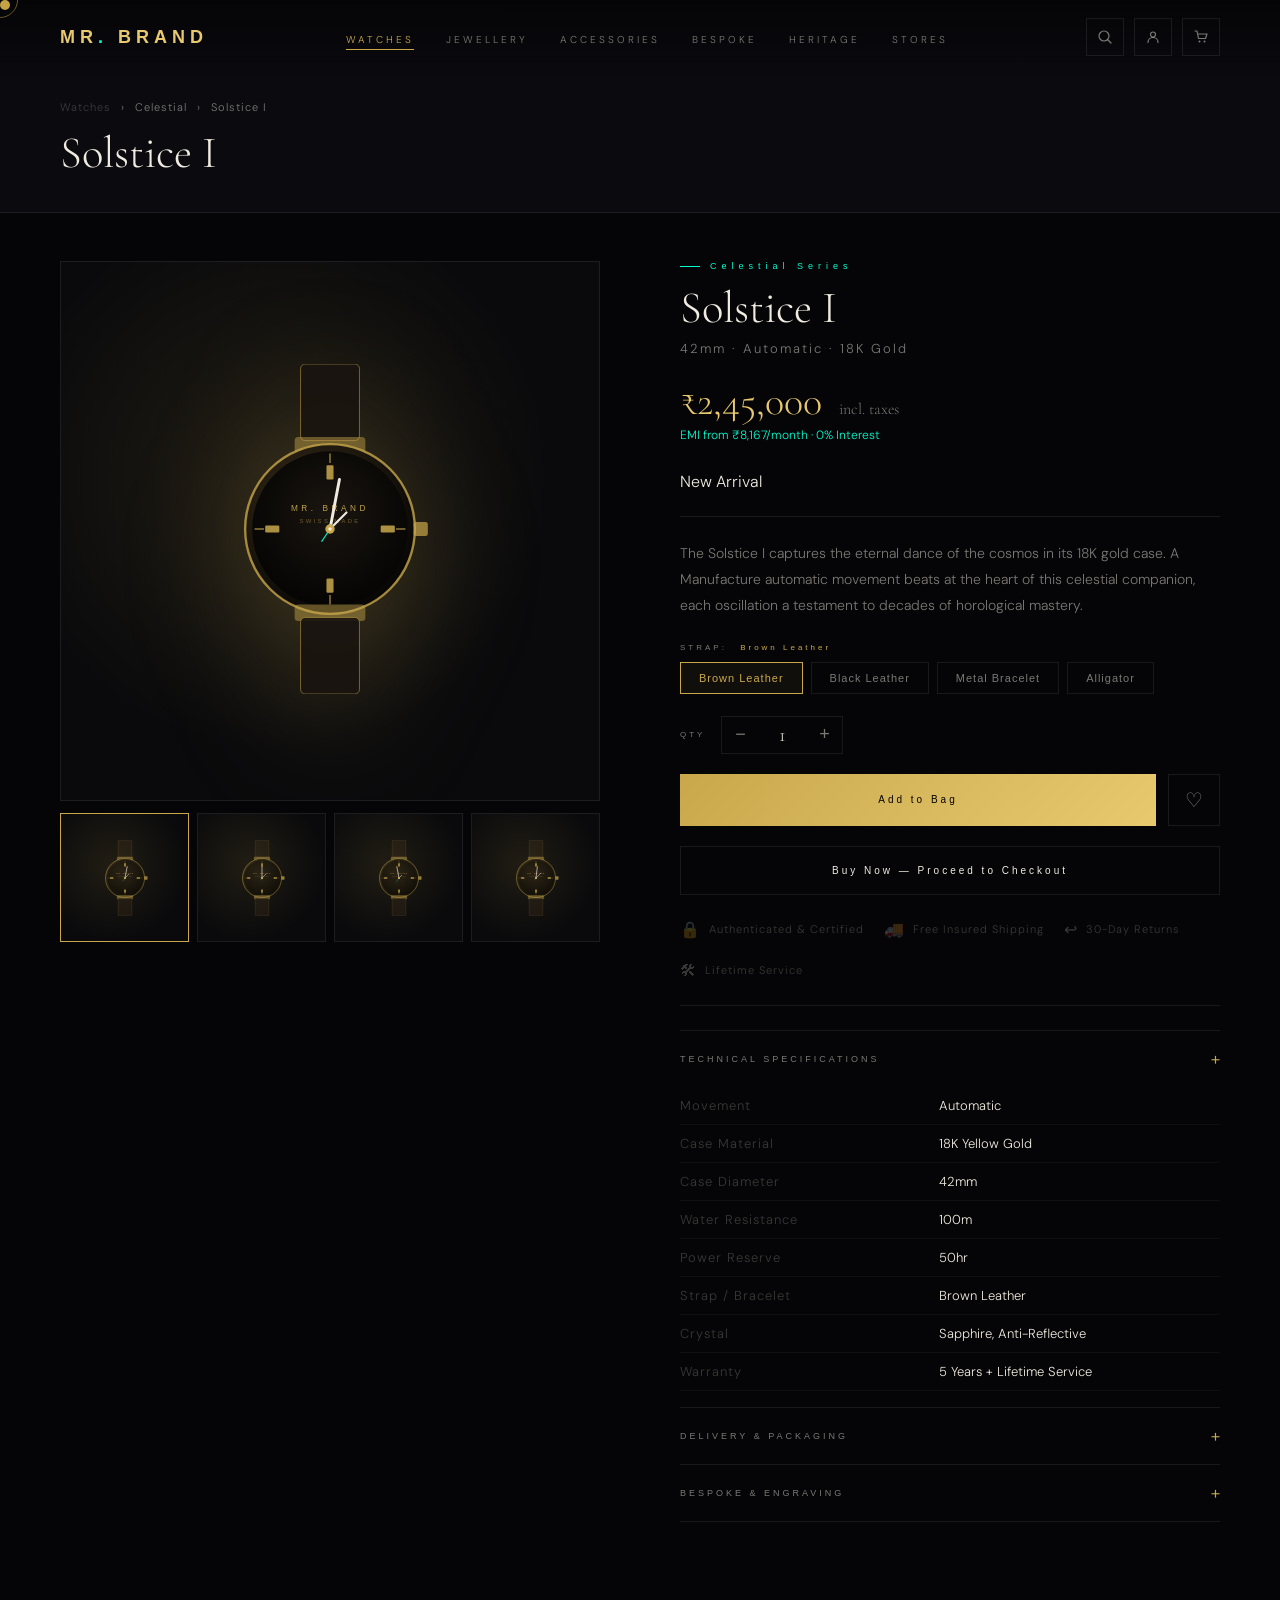
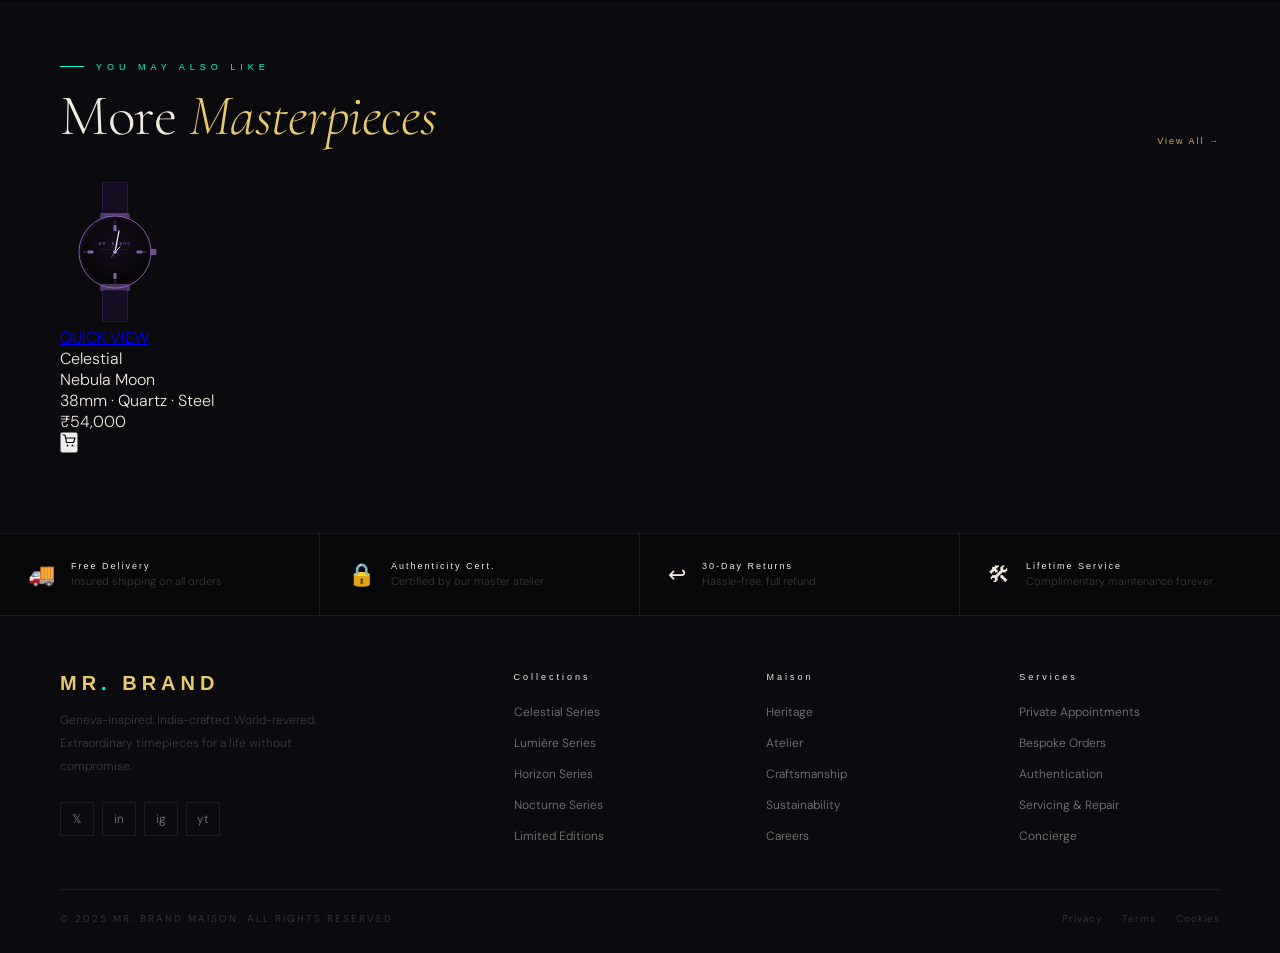
<file: product.html>
<!DOCTYPE html>
<html lang="en">
<head>
<meta charset="UTF-8">
<meta name="viewport" content="width=device-width, initial-scale=1.0">
<title>MR. BRAND — Product Detail</title>
<link rel="stylesheet" href="css/main.css">
<style>
.pd-layout {
  max-width: 1300px; margin: 0 auto;
  display: grid; grid-template-columns: 1fr 1fr;
  gap: 80px; padding: 48px 60px 80px;
}
/* Gallery */
.pd-gallery {}
.pd-main-img {
  aspect-ratio: 1/1; background: rgba(255,255,255,0.02);
  border: 1px solid var(--glass-border);
  display: flex; align-items: center; justify-content: center;
  position: relative; overflow: hidden; margin-bottom: 12px;
}
.pd-main-img-bg {
  position: absolute; inset: 0;
  background: radial-gradient(ellipse at 40% 40%, var(--imgGlow,rgba(201,168,76,0.12)), transparent 60%);
}
.pd-main-watch { filter: drop-shadow(0 30px 60px rgba(201,168,76,0.25)); animation: floatW 6s ease-in-out infinite; }
@keyframes floatW { 0%,100%{transform:translateY(0)} 50%{transform:translateY(-16px)} }
.pd-thumbs { display: flex; gap: 8px; }
.pd-thumb {
  flex: 1; aspect-ratio: 1/1; background: rgba(255,255,255,0.02);
  border: 1px solid var(--glass-border); display: flex;
  align-items: center; justify-content: center; cursor: none;
  transition: border-color 0.3s; position: relative; overflow: hidden;
}
.pd-thumb.active, .pd-thumb:hover { border-color: var(--gold); }
.pd-thumb-bg { position: absolute; inset: 0; }
/* Info */
.pd-info {}
.pd-eyebrow {
  font-family: 'Syncopate', sans-serif; font-size: 9px; letter-spacing: 5px;
  color: var(--neon); margin-bottom: 14px; display: flex; align-items: center; gap: 10px;
}
.pd-eyebrow::before { content:''; width:20px; height:1px; background:var(--neon); }
.pd-name { font-family: 'Cormorant Garamond', serif; font-size: clamp(36px,3.5vw,56px); font-weight: 300; line-height: 1.05; margin-bottom: 8px; }
.pd-spec-line { font-size: 13px; color: var(--text-muted); letter-spacing: 2px; margin-bottom: 24px; }
.pd-price-box { margin-bottom: 28px; }
.pd-old-price { font-size: 15px; color: var(--text-dim); text-decoration: line-through; margin-bottom: 4px; }
.pd-price { font-family: 'Cormorant Garamond', serif; font-size: 40px; color: var(--gold-light); line-height: 1; }
.pd-price small { font-size: 16px; color: var(--text-muted); margin-left: 8px; }
.pd-emi { font-size: 12px; color: var(--neon); margin-top: 6px; }
.pd-divider { height: 1px; background: var(--glass-border); margin: 24px 0; }
/* Strap variants */
.variant-section { margin-bottom: 22px; }
.variant-label { font-family:'Syncopate',sans-serif; font-size:8px; letter-spacing:3px; color:var(--text-muted); margin-bottom:10px; }
.variant-label span { color:var(--gold); margin-left:8px; }
.strap-opts { display: flex; gap: 8px; flex-wrap: wrap; }
.strap-opt {
  padding: 9px 18px; font-size: 11px; letter-spacing: 1px;
  border: 1px solid var(--glass-border); background: transparent;
  color: var(--text-muted); cursor: none; transition: all 0.2s;
}
.strap-opt:hover, .strap-opt.on { border-color: var(--gold); color: var(--gold); background: rgba(201,168,76,0.06); }
/* Qty */
.qty-row { display: flex; align-items: center; gap: 16px; margin-bottom: 20px; }
.qty-lbl { font-family:'Syncopate',sans-serif; font-size:8px; letter-spacing:3px; color:var(--text-muted); }
.qty-ctrl { display: flex; align-items: center; border: 1px solid var(--glass-border); }
.qty-btn {
  width: 36px; height: 36px; background: transparent;
  border: none; color: var(--text-muted); cursor: none; font-size: 18px;
  transition: all 0.2s; display: flex; align-items: center; justify-content: center;
}
.qty-btn:hover { background: rgba(255,255,255,0.05); color: var(--gold); }
.qty-val { width: 48px; text-align: center; font-family: 'Cormorant Garamond',serif; font-size: 20px; }
/* CTA */
.pd-cta { display: flex; gap: 12px; margin-bottom: 20px; }
.btn-wl {
  width: 52px; height: 52px; border: 1px solid var(--glass-border);
  background: transparent; display: flex; align-items: center;
  justify-content: center; cursor: none; font-size: 20px;
  color: var(--text-muted); transition: all 0.3s; flex-shrink: 0;
}
.btn-wl:hover, .btn-wl.on { border-color: var(--gold); color: var(--gold); background: rgba(201,168,76,0.06); }
/* Specs accordion */
.specs-section { margin-top: 8px; }
.spec-accordion { border-top: 1px solid var(--glass-border); }
.spec-acc-item { border-bottom: 1px solid var(--glass-border); }
.spec-acc-hd {
  display: flex; justify-content: space-between; align-items: center;
  padding: 16px 0; cursor: none;
}
.spec-acc-title { font-family:'Syncopate',sans-serif; font-size:9px; letter-spacing:3px; color:var(--text-muted); }
.spec-acc-icon { color: var(--gold); font-size: 18px; transition: transform 0.3s; }
.spec-acc-icon.open { transform: rotate(45deg); }
.spec-acc-body { padding-bottom: 16px; display: none; }
.spec-acc-body.open { display: block; }
.spec-table { width: 100%; border-collapse: collapse; }
.spec-table tr { border-bottom: 1px solid rgba(255,255,255,0.04); }
.spec-table td { padding: 10px 0; font-size: 13px; }
.spec-table td:first-child { color: var(--text-dim); width: 48%; letter-spacing: 1px; }
.spec-table td:last-child { color: var(--text-primary); }
/* Trust badges */
.trust-badges { display: flex; gap: 20px; margin-top: 24px; flex-wrap: wrap; }
.trust-badge {
  display: flex; align-items: center; gap: 8px;
  font-size: 11px; color: var(--text-dim); letter-spacing: 1px;
}
.trust-badge span { font-size: 16px; }
/* Related products */
.related { padding: 60px 60px 80px; background: var(--bg-deep); }
.related-hd { display: flex; justify-content: space-between; align-items: flex-end; margin-bottom: 36px; }
.related-view-all {
  font-family:'Syncopate',sans-serif; font-size:9px; letter-spacing:2px; color:var(--gold);
  text-decoration:none; transition:opacity 0.2s;
}
.related-view-all:hover { opacity: 0.7; }
.related-grid { display: grid; grid-template-columns: repeat(4,1fr); gap: 2px; }
@media(max-width:1024px) {
  .pd-layout { grid-template-columns:1fr; gap:40px; padding:36px 30px 60px; }
  .related { padding:40px 30px; }
  .related-grid { grid-template-columns:repeat(2,1fr); }
}
@media(max-width:600px) {
  .pd-layout { padding:24px 20px 50px; }
  .related { padding:32px 20px; }
  .pd-cta { flex-direction:column; }
  .btn-wl { width:100%; }
}
</style>
</head>
<body>
<div class="cursor" id="cursor"></div>
<div class="cursor-ring" id="cursorRing"></div>

<nav id="navbar">
  <a href="index.html" class="nav-logo">MR<span>.</span> BRAND</a>
  <ul class="nav-links">
    <li><a href="index.html" class="active">Watches</a></li>
    <li><a href="#">Jewellery</a></li>
    <li><a href="#">Accessories</a></li>
    <li><a href="#">Bespoke</a></li>
    <li><a href="#">Heritage</a></li>
    <li><a href="#">Stores</a></li>
  </ul>
  <div class="nav-right">
    <button class="nav-icon-btn" title="Search">
      <svg width="14" height="14" viewBox="0 0 14 14" fill="none"><circle cx="6" cy="6" r="5" stroke="currentColor" stroke-width="1.2"/><line x1="10" y1="10" x2="13" y2="13" stroke="currentColor" stroke-width="1.2" stroke-linecap="round"/></svg>
    </button>
    <button class="nav-icon-btn" title="Account">
      <svg width="14" height="14" viewBox="0 0 14 14" fill="none"><circle cx="7" cy="4.5" r="2.5" stroke="currentColor" stroke-width="1.2"/><path d="M2 12.5c0-2.8 2.2-5 5-5s5 2.2 5 5" stroke="currentColor" stroke-width="1.2" stroke-linecap="round"/></svg>
    </button>
    <a href="cart.html" class="nav-icon-btn" title="Cart" style="position:relative">
      <svg width="14" height="14" viewBox="0 0 14 14" fill="none"><path d="M1 1h2l1.5 7.5h7L13 4H4" stroke="currentColor" stroke-width="1.2" stroke-linecap="round" stroke-linejoin="round"/><circle cx="5.5" cy="11.5" r="1" fill="currentColor"/><circle cx="10.5" cy="11.5" r="1" fill="currentColor"/></svg>
      <span class="cart-badge">0</span>
    </a>
  </div>
</nav>

<div class="breadcrumb">
  <div class="breadcrumb-trail"><a href="index.html">Watches</a> <span>›</span> <span id="bcCollection">Celestial</span> <span>›</span> <span id="bcName">Solstice I</span></div>
  <div class="breadcrumb-title" id="pdPageTitle">Solstice I</div>
</div>

<div class="pd-layout">
  <!-- Gallery -->
  <div class="pd-gallery reveal">
    <div class="pd-main-img" id="mainImg">
      <div class="pd-main-img-bg" id="mainBg"></div>
      <div class="pd-main-watch" id="mainWatch"></div>
    </div>
    <div class="pd-thumbs" id="thumbRow"></div>
  </div>

  <!-- Info -->
  <div class="pd-info reveal reveal-d1">
    <div class="pd-eyebrow" id="pdEyebrow">Celestial Series</div>
    <h1 class="pd-name" id="pdName">Solstice I</h1>
    <div class="pd-spec-line" id="pdSpec">42mm · Automatic · 18K Gold</div>

    <div class="pd-price-box">
      <div class="pd-old-price" id="pdOldPrice" style="display:none"></div>
      <div class="pd-price" id="pdPrice">₹2,45,000 <small>incl. taxes</small></div>
      <div class="pd-emi" id="pdEmi">EMI from ₹8,167/month · 0% Interest</div>
    </div>
    <div style="display:flex;gap:8px;margin-bottom:20px;flex-wrap:wrap;" id="pdBadgeRow"></div>

    <div class="pd-divider"></div>

    <!-- Description -->
    <p id="pdDesc" style="font-size:14px;line-height:1.85;color:var(--text-muted);margin-bottom:24px;"></p>

    <!-- Strap -->
    <div class="variant-section">
      <div class="variant-label">STRAP: <span id="selectedStrap">Brown Leather</span></div>
      <div class="strap-opts" id="strapOpts"></div>
    </div>

    <!-- Qty -->
    <div class="qty-row">
      <span class="qty-lbl">QTY</span>
      <div class="qty-ctrl">
        <button class="qty-btn" onclick="changeQty(-1)">−</button>
        <div class="qty-val" id="qtyVal">1</div>
        <button class="qty-btn" onclick="changeQty(1)">+</button>
      </div>
    </div>

    <!-- CTA -->
    <div class="pd-cta">
      <button class="btn-gold" style="flex:1;justify-content:center;padding:18px 24px;" id="addCartBtn" onclick="addToBag()">
        Add to Bag
      </button>
      <button class="btn-wl" id="wlBtn" onclick="toggleWishlistPD()" title="Wishlist">♡</button>
    </div>
    <button class="btn-outline" style="width:100%;justify-content:center;padding:18px;" onclick="buyNow()">Buy Now — Proceed to Checkout</button>

    <!-- Trust -->
    <div class="trust-badges">
      <div class="trust-badge"><span>🔒</span>Authenticated & Certified</div>
      <div class="trust-badge"><span>🚚</span>Free Insured Shipping</div>
      <div class="trust-badge"><span>↩</span>30-Day Returns</div>
      <div class="trust-badge"><span>🛠</span>Lifetime Service</div>
    </div>

    <div class="pd-divider"></div>

    <!-- Specs Accordion -->
    <div class="specs-section">
      <div class="spec-accordion">
        <div class="spec-acc-item">
          <div class="spec-acc-hd" onclick="toggleAcc(this)">
            <span class="spec-acc-title">TECHNICAL SPECIFICATIONS</span>
            <span class="spec-acc-icon">+</span>
          </div>
          <div class="spec-acc-body open">
            <table class="spec-table">
              <tr><td>Movement</td><td id="specMovement">—</td></tr>
              <tr><td>Case Material</td><td id="specMaterial">—</td></tr>
              <tr><td>Case Diameter</td><td id="specDiameter">—</td></tr>
              <tr><td>Water Resistance</td><td id="specWater">—</td></tr>
              <tr><td>Power Reserve</td><td id="specPower">—</td></tr>
              <tr><td>Strap / Bracelet</td><td id="specStrap">—</td></tr>
              <tr><td>Crystal</td><td>Sapphire, Anti-Reflective</td></tr>
              <tr><td>Warranty</td><td>5 Years + Lifetime Service</td></tr>
            </table>
          </div>
        </div>
        <div class="spec-acc-item">
          <div class="spec-acc-hd" onclick="toggleAcc(this)">
            <span class="spec-acc-title">DELIVERY &amp; PACKAGING</span>
            <span class="spec-acc-icon">+</span>
          </div>
          <div class="spec-acc-body">
            <p style="font-size:13px;color:var(--text-muted);line-height:1.8;">Each MR. BRAND timepiece arrives in a handcrafted wooden presentation box, accompanied by a certificate of authenticity, service booklet, and a personal note from our master watchmaker. Estimated delivery: 3–5 business days.</p>
          </div>
        </div>
        <div class="spec-acc-item">
          <div class="spec-acc-hd" onclick="toggleAcc(this)">
            <span class="spec-acc-title">BESPOKE &amp; ENGRAVING</span>
            <span class="spec-acc-icon">+</span>
          </div>
          <div class="spec-acc-body">
            <p style="font-size:13px;color:var(--text-muted);line-height:1.8;">Personalise your timepiece with a complimentary engraving on the caseback — up to 30 characters. For fully bespoke commissions, contact our atelier team directly.</p>
            <button class="btn-ghost" style="margin-top:14px;">Request Engraving</button>
          </div>
        </div>
      </div>
    </div>
  </div>
</div>

<!-- RELATED -->
<section class="related">
  <div class="related-hd">
    <div>
      <div class="section-label">You May Also Like</div>
      <h2 class="section-title">More <em>Masterpieces</em></h2>
    </div>
    <a href="index.html" class="related-view-all">View All →</a>
  </div>
  <div class="related-grid" id="relatedGrid"></div>
</section>

<!-- FEATURE STRIP -->
<div class="feature-strip">
  <div class="fstrip-item"><span class="fstrip-icon">🚚</span><div><div class="fstrip-name">Free Delivery</div><div class="fstrip-desc">Insured shipping on all orders</div></div></div>
  <div class="fstrip-item"><span class="fstrip-icon">🔒</span><div><div class="fstrip-name">Authenticity Cert.</div><div class="fstrip-desc">Certified by our master atelier</div></div></div>
  <div class="fstrip-item"><span class="fstrip-icon">↩</span><div><div class="fstrip-name">30-Day Returns</div><div class="fstrip-desc">Hassle-free, full refund</div></div></div>
  <div class="fstrip-item"><span class="fstrip-icon">🛠</span><div><div class="fstrip-name">Lifetime Service</div><div class="fstrip-desc">Complimentary maintenance forever</div></div></div>
</div>

<footer>
  <div class="footer-grid">
    <div>
      <span class="footer-logo">MR<span>.</span> BRAND</span>
      <p class="footer-tagline">Geneva-inspired. India-crafted. World-revered. Extraordinary timepieces for a life without compromise.</p>
      <div class="footer-social"><a href="#" class="social-btn">𝕏</a><a href="#" class="social-btn">in</a><a href="#" class="social-btn">ig</a><a href="#" class="social-btn">yt</a></div>
    </div>
    <div><div class="footer-col-title">Collections</div><ul class="footer-links"><li><a href="#">Celestial Series</a></li><li><a href="#">Lumière Series</a></li><li><a href="#">Horizon Series</a></li><li><a href="#">Nocturne Series</a></li><li><a href="#">Limited Editions</a></li></ul></div>
    <div><div class="footer-col-title">Maison</div><ul class="footer-links"><li><a href="#">Heritage</a></li><li><a href="#">Atelier</a></li><li><a href="#">Craftsmanship</a></li><li><a href="#">Sustainability</a></li><li><a href="#">Careers</a></li></ul></div>
    <div><div class="footer-col-title">Services</div><ul class="footer-links"><li><a href="#">Private Appointments</a></li><li><a href="#">Bespoke Orders</a></li><li><a href="#">Authentication</a></li><li><a href="#">Servicing &amp; Repair</a></li><li><a href="#">Concierge</a></li></ul></div>
  </div>
  <div class="footer-bottom">
    <span class="footer-copy">© 2025 MR. BRAND MAISON. ALL RIGHTS RESERVED.</span>
    <div class="footer-legal"><a href="#">Privacy</a><a href="#">Terms</a><a href="#">Cookies</a></div>
  </div>
</footer>

<script src="js/app.js"></script>
<script>
let currentProduct = null;
let qty = 1;
const straps = ['Brown Leather','Black Leather','Navy Blue','Alligator','Metal Bracelet','Rubber'];

function loadProduct() {
  const params = new URLSearchParams(window.location.search);
  const id = params.get('id') || 'p1';
  currentProduct = PRODUCTS.find(p => p.id === id) || PRODUCTS[0];
  const p = currentProduct;

  document.title = `MR. BRAND — ${p.name}`;
  document.getElementById('bcCollection').textContent = p.collection;
  document.getElementById('bcName').textContent = p.name;
  document.getElementById('pdPageTitle').textContent = p.name;
  document.getElementById('pdEyebrow').textContent = `${p.series || p.collection} Series`;
  document.getElementById('pdName').textContent = p.name;
  document.getElementById('pdSpec').textContent = p.spec;
  document.getElementById('pdDesc').textContent = p.description;
  document.getElementById('pdPrice').innerHTML = `₹${p.price.toLocaleString('en-IN')} <small>incl. taxes</small>`;
  document.getElementById('pdEmi').textContent = `EMI from ₹${Math.ceil(p.price/30).toLocaleString('en-IN')}/month · 0% Interest`;
  if (p.oldPrice) {
    document.getElementById('pdOldPrice').textContent = `₹${p.oldPrice.toLocaleString('en-IN')}`;
    document.getElementById('pdOldPrice').style.display = '';
  }

  // Badge
  const badgeRow = document.getElementById('pdBadgeRow');
  if (p.badge === 'new') badgeRow.innerHTML = '<span class="badge badge-new">New Arrival</span>';
  else if (p.badge === 'ltd') badgeRow.innerHTML = '<span class="badge badge-ltd">Limited Edition</span>';
  else if (p.badge === 'sale') badgeRow.innerHTML = '<span class="badge badge-sale">Special Price</span>';

  // Main watch
  document.getElementById('mainBg').style.background = `radial-gradient(ellipse at 40% 40%, ${p.bg}, transparent 60%)`;
  document.getElementById('mainWatch').innerHTML = watchSVG(p.color, p.caseFill, p.dialBg, 260, 8, 14, 7);

  // Thumbs
  const thumbAngles = [[8,14,7],[0,15,5],[-8,10,10],[5,18,4]];
  document.getElementById('thumbRow').innerHTML = thumbAngles.map((a,i) => `
    <div class="pd-thumb ${i===0?'active':''}" onclick="selectThumb(this,${i})">
      <div class="pd-thumb-bg" style="background:radial-gradient(ellipse at 40% 40%, ${p.bg}, transparent 70%)"></div>
      ${watchSVG(p.color, p.caseFill, p.dialBg, 60, ...a)}
    </div>
  `).join('');

  // Specs
  document.getElementById('specMovement').textContent = p.movement || '—';
  document.getElementById('specMaterial').textContent = p.material || '—';
  document.getElementById('specDiameter').textContent = p.diameter || '—';
  document.getElementById('specWater').textContent = p.water || '—';
  document.getElementById('specPower').textContent = p.power || '—';
  document.getElementById('specStrap').textContent = p.strap || '—';

  // Straps
  const strapOpts = [p.strap, 'Black Leather', 'Metal Bracelet', 'Alligator'].filter(Boolean).slice(0,4);
  document.getElementById('strapOpts').innerHTML = strapOpts.map((s,i) => `
    <button class="strap-opt ${i===0?'on':''}" onclick="selectStrap(this,'${s}')">${s}</button>
  `).join('');
  document.getElementById('selectedStrap').textContent = strapOpts[0];

  // Wishlist state
  if (Wishlist.has(p.id)) {
    document.getElementById('wlBtn').textContent = '♥';
    document.getElementById('wlBtn').classList.add('on');
  }

  // Related
  const related = PRODUCTS.filter(x => x.id !== p.id && (x.collection === p.collection || x.series === p.series)).slice(0,4);
  document.getElementById('relatedGrid').innerHTML = related.map(r => `
    <div class="pcard reveal">
      <div class="pcard-vis">
        <div class="pcard-bg" style="background:radial-gradient(ellipse at 40% 40%, ${r.bg}, transparent 60%), #080706;"></div>
        <div class="pcard-overlay"></div>
        <div class="watch-wrap watch-anim">${watchSVG(r.color, r.caseFill, r.dialBg, 110)}</div>
        <a class="pcard-qv" href="product.html?id=${r.id}">QUICK VIEW</a>
      </div>
      <div class="pcard-info">
        <div class="pcard-col">${r.collection}</div>
        <div class="pcard-name">${r.name}</div>
        <div class="pcard-spec">${r.spec}</div>
        <div class="pcard-foot">
          <div class="pcard-price"><div class="cur-price">₹${r.price.toLocaleString('en-IN')}</div></div>
          <button class="add-cart-btn" onclick="Cart.add({id:'${r.id}',name:'${r.name}',price:${r.price},collection:'${r.collection}',color:'${r.color}',dialBg:'${r.dialBg}',caseFill:'${r.caseFill}'})" title="Add to Cart">
            <svg width="14" height="14" viewBox="0 0 14 14" fill="none"><path d="M1 1h2l1.5 7.5h7L13 4H4" stroke="currentColor" stroke-width="1.2" stroke-linecap="round" stroke-linejoin="round"/><circle cx="5.5" cy="11.5" r="1" fill="currentColor"/><circle cx="10.5" cy="11.5" r="1" fill="currentColor"/></svg>
          </button>
        </div>
      </div>
    </div>
  `).join('');
}

function selectThumb(el, i) {
  document.querySelectorAll('.pd-thumb').forEach(t => t.classList.remove('active'));
  el.classList.add('active');
}
function selectStrap(el, val) {
  document.querySelectorAll('.strap-opt').forEach(b => b.classList.remove('on'));
  el.classList.add('on');
  document.getElementById('selectedStrap').textContent = val;
}
function changeQty(d) {
  qty = Math.max(1, Math.min(5, qty + d));
  document.getElementById('qtyVal').textContent = qty;
}
function toggleAcc(header) {
  const icon = header.querySelector('.spec-acc-icon');
  const body = header.nextElementSibling;
  const isOpen = body.classList.toggle('open');
  icon.classList.toggle('open', isOpen);
}
function addToBag() {
  const p = currentProduct;
  for (let i = 0; i < qty; i++) Cart.add({id: p.id, name: p.name, price: p.price, collection: p.collection, color: p.color, dialBg: p.dialBg, caseFill: p.caseFill});
}
function buyNow() {
  addToBag();
  setTimeout(() => window.location.href = 'checkout.html', 400);
}
function toggleWishlistPD() {
  const btn = document.getElementById('wlBtn');
  const isNow = Wishlist.toggle(currentProduct.id);
  btn.textContent = isNow ? '♥' : '♡';
  btn.classList.toggle('on', isNow);
}

loadProduct();
initParallax();
</script>
</body>
</html>
</file>
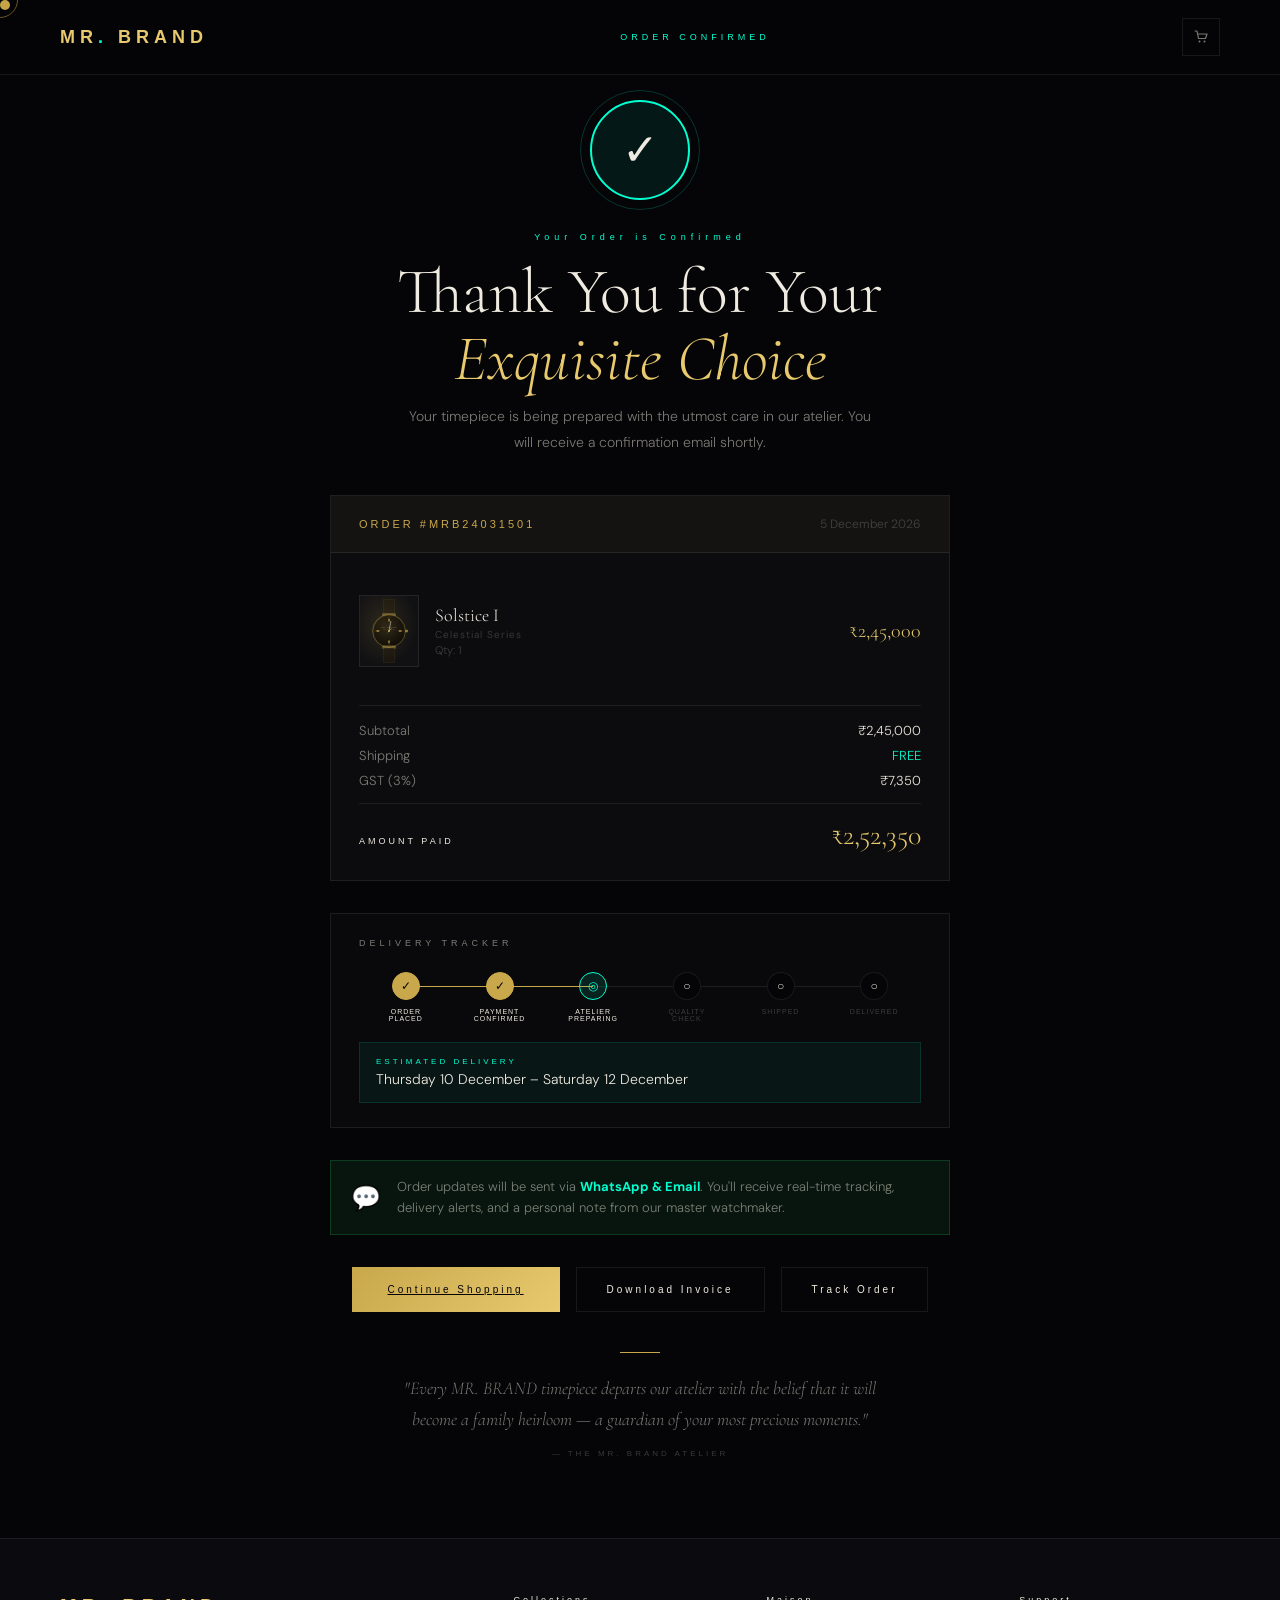
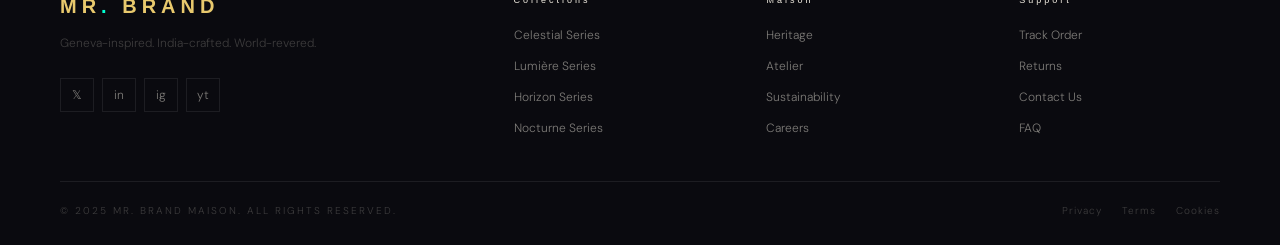
<file: success.html>
<!DOCTYPE html>
<html lang="en">
<head>
<meta charset="UTF-8">
<meta name="viewport" content="width=device-width, initial-scale=1.0">
<title>MR. BRAND — Order Confirmed!</title>
<link rel="stylesheet" href="css/main.css">
<style>
.success-page {
  min-height: 100vh; display: flex; flex-direction: column;
  align-items: center; justify-content: flex-start;
  padding: 100px 60px 80px; background: var(--bg-void);
  position: relative; overflow: hidden;
}
.success-bg {
  position: fixed; inset: 0; pointer-events: none;
  background:
    radial-gradient(ellipse 60% 50% at 50% 30%, rgba(0,255,209,0.06) 0%, transparent 60%),
    radial-gradient(ellipse 40% 40% at 80% 80%, rgba(201,168,76,0.05) 0%, transparent 60%);
}
.success-grid {
  position: fixed; inset: 0; pointer-events: none;
  background-image: linear-gradient(rgba(255,255,255,0.015) 1px, transparent 1px),
    linear-gradient(90deg, rgba(255,255,255,0.015) 1px, transparent 1px);
  background-size: 80px 80px;
  mask-image: radial-gradient(ellipse 80% 80% at 50% 40%, black 20%, transparent 80%);
}
/* Confetti dots */
.confetti-dot {
  position: fixed; border-radius: 50%; pointer-events: none;
  animation: confettiFall linear forwards;
}
@keyframes confettiFall {
  0% { transform: translateY(-20px) rotate(0deg); opacity: 1; }
  100% { transform: translateY(100vh) rotate(720deg); opacity: 0; }
}
/* Check animation */
.success-check-wrap {
  position: relative; margin-bottom: 32px;
  opacity: 0; animation: successPop 0.8s cubic-bezier(0.34,1.56,0.64,1) 0.3s forwards;
}
@keyframes successPop {
  from { opacity:0; transform: scale(0.5); }
  to { opacity:1; transform: scale(1); }
}
.success-circle {
  width: 100px; height: 100px; border-radius: 50%;
  border: 2px solid var(--neon); background: rgba(0,255,209,0.08);
  display: flex; align-items: center; justify-content: center;
  position: relative;
}
.success-circle::before {
  content: ''; position: absolute; inset: -12px; border-radius: 50%;
  border: 1px solid rgba(0,255,209,0.2); animation: pulseBorder 2s ease-in-out infinite;
}
@keyframes pulseBorder { 0%,100%{opacity:0.5;transform:scale(1)} 50%{opacity:1;transform:scale(1.05)} }
.success-check { font-size: 44px; animation: checkPop 0.5s ease 0.8s both; }
@keyframes checkPop { from{transform:scale(0)} to{transform:scale(1)} }
.success-eyebrow {
  font-family: 'Syncopate', sans-serif; font-size: 9px; letter-spacing: 5px; color: var(--neon);
  margin-bottom: 16px; display: flex; align-items: center; gap: 12px;
  opacity: 0; animation: fadeUp 0.8s ease 0.9s forwards;
}
.success-eyebrow::before, .success-eyebrow::after { content:''; flex:1; max-width:40px; height:1px; background:var(--neon); }
.success-title {
  font-family: 'Cormorant Garamond', serif; font-size: clamp(40px,5vw,72px);
  font-weight: 300; text-align: center; line-height: 1.05; margin-bottom: 12px;
  opacity: 0; animation: fadeUp 0.8s ease 1.1s forwards;
}
.success-title em { font-style: italic; color: var(--gold-light); }
.success-sub {
  font-size: 14px; color: var(--text-muted); text-align: center; line-height: 1.8;
  max-width: 480px; margin-bottom: 40px;
  opacity: 0; animation: fadeUp 0.8s ease 1.3s forwards;
}

/* Order card */
.order-card {
  background: rgba(255,255,255,0.03); border: 1px solid var(--glass-border);
  max-width: 620px; width: 100%; margin-bottom: 32px;
  opacity: 0; animation: fadeUp 0.8s ease 1.4s forwards;
}
.oc-header {
  padding: 20px 28px;
  display: flex; justify-content: space-between; align-items: center;
  border-bottom: 1px solid var(--glass-border);
  background: rgba(201,168,76,0.04);
}
.oc-order-no { font-family: 'Syncopate', sans-serif; font-size: 11px; letter-spacing: 3px; color: var(--gold); }
.oc-date { font-size: 12px; color: var(--text-dim); }
.oc-body { padding: 28px; }
.oc-items { margin-bottom: 24px; }
.oc-item {
  display: flex; align-items: center; gap: 16px;
  padding: 14px 0; border-bottom: 1px solid var(--glass-border);
}
.oc-item:last-child { border-bottom: none; }
.oc-img {
  width: 60px; height: 72px; flex-shrink: 0;
  background: rgba(255,255,255,0.02); border: 1px solid var(--glass-border);
  display: flex; align-items: center; justify-content: center;
  position: relative; overflow: hidden;
}
.oc-img-bg { position: absolute; inset: 0; }
.oc-meta { flex: 1; }
.oc-prod-name { font-family: 'Cormorant Garamond', serif; font-size: 18px; margin-bottom: 2px; }
.oc-prod-col { font-size: 10px; color: var(--text-dim); letter-spacing: 1px; }
.oc-prod-qty { font-size: 11px; color: var(--text-dim); margin-top: 2px; }
.oc-prod-price { font-family: 'Cormorant Garamond', serif; font-size: 20px; color: var(--gold-light); white-space: nowrap; }
.oc-totals { border-top: 1px solid var(--glass-border); padding-top: 16px; }
.oc-t-row { display: flex; justify-content: space-between; font-size: 13px; margin-bottom: 8px; }
.oc-t-row-lbl { color: var(--text-muted); }
.oc-grand { display: flex; justify-content: space-between; align-items: baseline; margin-top: 14px; padding-top: 14px; border-top: 1px solid var(--glass-border); }
.oc-grand-lbl { font-family: 'Syncopate', sans-serif; font-size: 9px; letter-spacing: 3px; }
.oc-grand-val { font-family: 'Cormorant Garamond', serif; font-size: 28px; color: var(--gold-light); }

/* Delivery status */
.delivery-track {
  max-width: 620px; width: 100%;
  background: rgba(255,255,255,0.02); border: 1px solid var(--glass-border);
  padding: 24px 28px; margin-bottom: 32px;
  opacity: 0; animation: fadeUp 0.8s ease 1.5s forwards;
}
.dt-title { font-family: 'Syncopate', sans-serif; font-size: 9px; letter-spacing: 4px; margin-bottom: 24px; color: var(--text-muted); }
.dt-steps { display: flex; align-items: flex-start; gap: 0; }
.dt-step { flex: 1; display: flex; flex-direction: column; align-items: center; gap: 8px; position: relative; }
.dt-step:not(:last-child)::after {
  content: ''; position: absolute; top: 14px; left: 50%; width: 100%; height: 1px;
  background: var(--glass-border);
}
.dt-step.done:not(:last-child)::after { background: var(--gold); }
.dt-dot {
  width: 28px; height: 28px; border-radius: 50%;
  border: 1px solid var(--glass-border); background: var(--bg-void);
  display: flex; align-items: center; justify-content: center;
  font-size: 12px; z-index: 1; transition: all 0.3s;
}
.dt-step.done .dt-dot { border-color: var(--gold); background: var(--gold); color: var(--bg-void); }
.dt-step.active .dt-dot { border-color: var(--neon); background: rgba(0,255,209,0.1); color: var(--neon); animation: pulseBorder 2s infinite; }
.dt-lbl { font-family: 'Syncopate', sans-serif; font-size: 7px; letter-spacing: 1px; text-align: center; color: var(--text-dim); }
.dt-step.done .dt-lbl, .dt-step.active .dt-lbl { color: var(--text-primary); }

/* Actions */
.success-actions {
  display: flex; gap: 16px; flex-wrap: wrap; justify-content: center;
  opacity: 0; animation: fadeUp 0.8s ease 1.6s forwards;
  margin-bottom: 40px;
}
/* WhatsApp style notification */
.notif-box {
  max-width: 620px; width: 100%;
  display: flex; align-items: center; gap: 16px;
  background: rgba(37,211,102,0.08); border: 1px solid rgba(37,211,102,0.2);
  padding: 16px 20px; margin-bottom: 32px;
  opacity: 0; animation: fadeUp 0.8s ease 1.7s forwards;
}
.notif-icon { font-size: 24px; flex-shrink: 0; }
.notif-text { font-size: 13px; color: var(--text-muted); line-height: 1.6; }
.notif-text strong { color: var(--neon); }

@keyframes fadeUp { from{opacity:0;transform:translateY(20px)} to{opacity:1;transform:none} }

@media(max-width:600px) {
  .success-page { padding:90px 20px 60px; }
  .order-card, .delivery-track, .notif-box { margin-left:0; margin-right:0; }
  .success-actions { flex-direction:column; align-items:center; }
  .dt-lbl { font-size:6px; }
}
</style>
</head>
<body>
<div class="cursor" id="cursor"></div>
<div class="cursor-ring" id="cursorRing"></div>

<nav id="navbar" style="background:rgba(5,5,7,0.97);border-bottom:1px solid var(--glass-border);">
  <a href="index.html" class="nav-logo">MR<span>.</span> BRAND</a>
  <div style="font-family:'Syncopate',sans-serif;font-size:9px;letter-spacing:4px;color:var(--neon);">ORDER CONFIRMED</div>
  <div class="nav-right">
    <a href="index.html" class="nav-icon-btn" title="Continue Shopping">
      <svg width="14" height="14" viewBox="0 0 14 14" fill="none"><path d="M1 1h2l1.5 7.5h7L13 4H4" stroke="currentColor" stroke-width="1.2" stroke-linecap="round" stroke-linejoin="round"/><circle cx="5.5" cy="11.5" r="1" fill="currentColor"/><circle cx="10.5" cy="11.5" r="1" fill="currentColor"/></svg>
    </a>
  </div>
</nav>

<div class="success-bg"></div>
<div class="success-grid"></div>

<div class="success-page">
  <div class="success-check-wrap">
    <div class="success-circle"><div class="success-check">✓</div></div>
  </div>

  <div class="success-eyebrow">Your Order is Confirmed</div>
  <h1 class="success-title">Thank You for Your<br><em>Exquisite Choice</em></h1>
  <p class="success-sub" id="successSub">Your timepiece is being prepared with the utmost care in our atelier. You will receive a confirmation email shortly.</p>

  <!-- Order Card -->
  <div class="order-card">
    <div class="oc-header">
      <div class="oc-order-no" id="ocOrderNo">ORDER #MRB00000000</div>
      <div class="oc-date" id="ocDate">—</div>
    </div>
    <div class="oc-body">
      <div class="oc-items" id="ocItems"></div>
      <div class="oc-totals">
        <div class="oc-t-row"><span class="oc-t-row-lbl">Subtotal</span><span id="ocSub">₹0</span></div>
        <div class="oc-t-row"><span class="oc-t-row-lbl">Shipping</span><span style="color:var(--neon)">FREE</span></div>
        <div class="oc-t-row"><span class="oc-t-row-lbl">GST (3%)</span><span id="ocGst">₹0</span></div>
        <div class="oc-grand">
          <span class="oc-grand-lbl">AMOUNT PAID</span>
          <span class="oc-grand-val" id="ocTotal">₹0</span>
        </div>
      </div>
    </div>
  </div>

  <!-- Delivery Tracker -->
  <div class="delivery-track">
    <div class="dt-title">DELIVERY TRACKER</div>
    <div class="dt-steps">
      <div class="dt-step done"><div class="dt-dot">✓</div><div class="dt-lbl">ORDER<br>PLACED</div></div>
      <div class="dt-step done"><div class="dt-dot">✓</div><div class="dt-lbl">PAYMENT<br>CONFIRMED</div></div>
      <div class="dt-step active"><div class="dt-dot">◎</div><div class="dt-lbl">ATELIER<br>PREPARING</div></div>
      <div class="dt-step"><div class="dt-dot">○</div><div class="dt-lbl">QUALITY<br>CHECK</div></div>
      <div class="dt-step"><div class="dt-dot">○</div><div class="dt-lbl">SHIPPED</div></div>
      <div class="dt-step"><div class="dt-dot">○</div><div class="dt-lbl">DELIVERED</div></div>
    </div>
    <div style="margin-top:20px;padding:14px 16px;background:rgba(0,255,209,0.05);border:1px solid rgba(0,255,209,0.12);">
      <div style="font-family:'Syncopate',sans-serif;font-size:8px;letter-spacing:3px;color:var(--neon);margin-bottom:4px;">ESTIMATED DELIVERY</div>
      <div style="font-size:14px;" id="estDelivery">—</div>
    </div>
  </div>

  <!-- WhatsApp Notification -->
  <div class="notif-box">
    <div class="notif-icon">💬</div>
    <div class="notif-text">
      Order updates will be sent via <strong>WhatsApp & Email</strong>. You'll receive real-time tracking, delivery alerts, and a personal note from our master watchmaker.
    </div>
  </div>

  <!-- Actions -->
  <div class="success-actions">
    <a href="index.html" class="btn-gold">Continue Shopping</a>
    <button class="btn-outline" onclick="window.print()">Download Invoice</button>
    <button class="btn-outline" onclick="showToast('📦','Track Order','Order #' + (order?.orderNo || ''))">Track Order</button>
  </div>

  <!-- MR Brand Message -->
  <div style="max-width:480px;text-align:center;opacity:0;animation:fadeUp 0.8s ease 1.9s forwards;">
    <div style="width:40px;height:1px;background:var(--gold);margin:0 auto 20px;"></div>
    <p style="font-family:'Cormorant Garamond',serif;font-size:18px;font-weight:300;line-height:1.7;color:var(--text-muted);font-style:italic;">
      "Every MR. BRAND timepiece departs our atelier with the belief that it will become a family heirloom — a guardian of your most precious moments."
    </p>
    <div style="font-family:'Syncopate',sans-serif;font-size:8px;letter-spacing:3px;color:var(--text-dim);margin-top:14px;">— THE MR. BRAND ATELIER</div>
  </div>
</div>

<footer>
  <div class="footer-grid">
    <div><span class="footer-logo">MR<span>.</span> BRAND</span><p class="footer-tagline">Geneva-inspired. India-crafted. World-revered.</p><div class="footer-social"><a href="#" class="social-btn">𝕏</a><a href="#" class="social-btn">in</a><a href="#" class="social-btn">ig</a><a href="#" class="social-btn">yt</a></div></div>
    <div><div class="footer-col-title">Collections</div><ul class="footer-links"><li><a href="index.html">Celestial Series</a></li><li><a href="index.html">Lumière Series</a></li><li><a href="index.html">Horizon Series</a></li><li><a href="index.html">Nocturne Series</a></li></ul></div>
    <div><div class="footer-col-title">Maison</div><ul class="footer-links"><li><a href="#">Heritage</a></li><li><a href="#">Atelier</a></li><li><a href="#">Sustainability</a></li><li><a href="#">Careers</a></li></ul></div>
    <div><div class="footer-col-title">Support</div><ul class="footer-links"><li><a href="#">Track Order</a></li><li><a href="#">Returns</a></li><li><a href="#">Contact Us</a></li><li><a href="#">FAQ</a></li></ul></div>
  </div>
  <div class="footer-bottom">
    <span class="footer-copy">© 2025 MR. BRAND MAISON. ALL RIGHTS RESERVED.</span>
    <div class="footer-legal"><a href="#">Privacy</a><a href="#">Terms</a><a href="#">Cookies</a></div>
  </div>
</footer>

<script src="js/app.js"></script>
<script>
let order = null;
try { order = JSON.parse(localStorage.getItem('mrbrand_lastorder')); } catch {}

if (order) {
  document.getElementById('ocOrderNo').textContent = `ORDER #${order.orderNo}`;
  document.getElementById('ocDate').textContent = order.date || '';
  document.getElementById('successSub').textContent = `Order #${order.orderNo} has been confirmed. Your timepiece is being crafted with care. Confirmation sent to your email.`;
  const sub = order.total || 0;
  const gst = Math.round(sub * 0.03 / 1.03);
  const subtotal = sub - gst;
  document.getElementById('ocSub').textContent = `₹${subtotal.toLocaleString('en-IN')}`;
  document.getElementById('ocGst').textContent = `₹${gst.toLocaleString('en-IN')}`;
  document.getElementById('ocTotal').textContent = `₹${order.total?.toLocaleString('en-IN') || 0}`;
  // Items
  const items = order.items || [];
  document.getElementById('ocItems').innerHTML = items.map(item => `
    <div class="oc-item">
      <div class="oc-img">
        <div class="oc-img-bg" style="background:radial-gradient(ellipse at 40% 40%,${item.color||'#C9A84C'}22,transparent 70%)"></div>
        ${watchSVG(item.color||'#C9A84C', item.caseFill||'#3a2e1a', item.dialBg||'#1a1510', 50)}
      </div>
      <div class="oc-meta">
        <div class="oc-prod-name">${item.name}</div>
        <div class="oc-prod-col">${item.collection}</div>
        <div class="oc-prod-qty">Qty: ${item.qty}</div>
      </div>
      <div class="oc-prod-price">₹${(item.price * item.qty).toLocaleString('en-IN')}</div>
    </div>
  `).join('');
} else {
  // Demo order if no real order
  document.getElementById('ocOrderNo').textContent = 'ORDER #MRB24031501';
  document.getElementById('ocDate').textContent = new Date().toLocaleDateString('en-IN',{day:'numeric',month:'long',year:'numeric'});
  document.getElementById('ocSub').textContent = '₹2,45,000';
  document.getElementById('ocGst').textContent = '₹7,350';
  document.getElementById('ocTotal').textContent = '₹2,52,350';
  document.getElementById('ocItems').innerHTML = `<div class="oc-item"><div class="oc-img"><div class="oc-img-bg" style="background:radial-gradient(ellipse at 40% 40%,rgba(201,168,76,0.15),transparent 70%)"></div>${watchSVG('#C9A84C','#3a2e1a','#1a1510',50)}</div><div class="oc-meta"><div class="oc-prod-name">Solstice I</div><div class="oc-prod-col">Celestial Series</div><div class="oc-prod-qty">Qty: 1</div></div><div class="oc-prod-price">₹2,45,000</div></div>`;
}

// Estimated delivery
const d = new Date(); d.setDate(d.getDate() + 5);
const d2 = new Date(); d2.setDate(d2.getDate() + 7);
const fmt = dt => dt.toLocaleDateString('en-IN',{weekday:'long',day:'numeric',month:'long'});
document.getElementById('estDelivery').textContent = `${fmt(d)} – ${fmt(d2)}`;

// Confetti
function spawnConfetti() {
  const colors = ['#C9A84C','#00FFD1','#E8C96D','#4D9FFF','#F5E6B8'];
  for (let i = 0; i < 40; i++) {
    setTimeout(() => {
      const dot = document.createElement('div');
      dot.className = 'confetti-dot';
      const size = Math.random() * 8 + 4;
      dot.style.cssText = `
        width:${size}px; height:${size}px;
        background:${colors[Math.floor(Math.random()*colors.length)]};
        left:${Math.random()*100}vw;
        top:-20px;
        animation-duration:${Math.random()*2+1.5}s;
        animation-delay:0s;
        opacity:0.8;
      `;
      document.body.appendChild(dot);
      setTimeout(() => dot.remove(), 4000);
    }, i * 50);
  }
}
setTimeout(spawnConfetti, 1000);
setTimeout(spawnConfetti, 2500);
</script>
</body>
</html>
</file>
<file: css/main.css>
/* ═══════════════════════════════════════════════════
   MR. BRAND — MAIN CSS
   Luxury Dark Theme E-Commerce
═══════════════════════════════════════════════════ */
@import url('https://fonts.googleapis.com/css2?family=Cormorant+Garamond:ital,wght@0,300;0,400;0,600;1,300;1,400&family=Syncopate:wght@400;700&family=DM+Sans:ital,opsz,wght@0,9..40,200;0,9..40,300;0,9..40,400;0,9..40,500;1,9..40,300&display=swap');

:root {
  --gold: #C9A84C;
  --gold-light: #E8C96D;
  --gold-pale: #F5E6B8;
  --neon: #00FFD1;
  --neon-blue: #4D9FFF;
  --bg-void: #050507;
  --bg-deep: #0A0A0F;
  --bg-card: rgba(255,255,255,0.03);
  --glass: rgba(255,255,255,0.05);
  --glass-border: rgba(255,255,255,0.08);
  --text-primary: #F0EBE0;
  --text-muted: rgba(240,235,224,0.50);
  --text-dim: rgba(240,235,224,0.22);
  --success: #2ECC71;
  --error: #E74C3C;
}

*, *::before, *::after { box-sizing: border-box; margin: 0; padding: 0; }
html { scroll-behavior: smooth; }
body {
  background: var(--bg-void);
  color: var(--text-primary);
  font-family: 'DM Sans', sans-serif;
  font-weight: 300;
  overflow-x: hidden;
  cursor: none;
}

/* ── SCROLLBAR ── */
::-webkit-scrollbar { width: 3px; }
::-webkit-scrollbar-track { background: var(--bg-void); }
::-webkit-scrollbar-thumb { background: var(--gold); border-radius: 2px; }

/* ── CURSOR ── */
.cursor {
  position: fixed; width: 10px; height: 10px;
  background: var(--gold); border-radius: 50%;
  pointer-events: none; z-index: 9999;
  transition: transform 0.08s ease;
  mix-blend-mode: difference;
}
.cursor-ring {
  position: fixed; width: 36px; height: 36px;
  border: 1px solid rgba(201,168,76,0.5); border-radius: 50%;
  pointer-events: none; z-index: 9998;
  transition: width 0.3s, height 0.3s, border-color 0.3s;
}
.cursor-ring.hover { width: 58px; height: 58px; border-color: var(--neon); }

/* ── NAV ── */
nav {
  position: fixed; top: 0; left: 0; right: 0; z-index: 500;
  padding: 18px 60px;
  display: flex; align-items: center; justify-content: space-between;
  background: linear-gradient(to bottom, rgba(5,5,7,0.95) 0%, transparent 100%);
  transition: all 0.4s ease;
}
nav.scrolled {
  padding: 12px 60px;
  background: rgba(5,5,7,0.95);
  backdrop-filter: blur(20px);
  border-bottom: 1px solid var(--glass-border);
}
.nav-logo {
  font-family: 'Syncopate', sans-serif;
  font-size: 18px; font-weight: 700;
  letter-spacing: 5px; color: var(--gold-light);
  text-decoration: none;
}
.nav-logo span { color: var(--neon); }
.nav-links { display: flex; gap: 32px; list-style: none; }
.nav-links a {
  font-size: 10px; letter-spacing: 3px; text-transform: uppercase;
  color: var(--text-muted); text-decoration: none;
  transition: color 0.3s; position: relative;
}
.nav-links a::after {
  content: ''; position: absolute; bottom: -4px; left: 0;
  width: 0; height: 1px; background: var(--gold); transition: width 0.3s;
}
.nav-links a:hover { color: var(--text-primary); }
.nav-links a:hover::after, .nav-links a.active::after { width: 100%; }
.nav-links a.active { color: var(--gold); }
.nav-right { display: flex; gap: 10px; align-items: center; }
.nav-icon-btn {
  width: 38px; height: 38px; border: 1px solid var(--glass-border);
  background: transparent; display: flex; align-items: center;
  justify-content: center; cursor: none; color: var(--text-muted);
  transition: all 0.3s; font-size: 15px; text-decoration: none;
  position: relative;
}
.nav-icon-btn:hover { border-color: var(--gold); color: var(--gold); }
.cart-badge {
  position: absolute; top: -6px; right: -6px;
  width: 18px; height: 18px; border-radius: 50%;
  background: var(--gold); color: var(--bg-void);
  font-size: 9px; font-weight: 700;
  display: flex; align-items: center; justify-content: center;
  font-family: 'Syncopate', sans-serif;
}

/* ── BUTTONS ── */
.btn-gold {
  font-family: 'Syncopate', sans-serif;
  font-size: 10px; letter-spacing: 3px;
  padding: 16px 36px;
  background: linear-gradient(135deg, var(--gold), var(--gold-light));
  color: var(--bg-void); border: none; cursor: none;
  transition: all 0.4s; position: relative; overflow: hidden;
  display: inline-flex; align-items: center; gap: 10px;
}
.btn-gold:hover { transform: translateY(-2px); box-shadow: 0 16px 36px rgba(201,168,76,0.3); }
.btn-outline {
  font-family: 'Syncopate', sans-serif;
  font-size: 10px; letter-spacing: 3px;
  padding: 16px 30px; background: transparent;
  color: var(--text-primary); border: 1px solid var(--glass-border);
  cursor: none; display: inline-flex; align-items: center; gap: 10px;
  transition: all 0.3s;
}
.btn-outline:hover { border-color: var(--gold); color: var(--gold); }
.btn-ghost {
  font-family: 'Syncopate', sans-serif;
  font-size: 9px; letter-spacing: 2px;
  padding: 12px 24px; background: transparent;
  color: var(--text-muted); border: 1px solid var(--glass-border);
  cursor: none; transition: all 0.3s;
}
.btn-ghost:hover { border-color: rgba(255,255,255,0.2); color: var(--text-primary); }

/* ── SECTION COMMON ── */
.section-label {
  font-family: 'Syncopate', sans-serif;
  font-size: 9px; letter-spacing: 5px; color: var(--neon);
  text-transform: uppercase; margin-bottom: 14px;
  display: flex; align-items: center; gap: 12px;
}
.section-label::before { content: ''; display: block; width: 24px; height: 1px; background: var(--neon); }
.section-title {
  font-family: 'Cormorant Garamond', serif;
  font-size: clamp(36px, 4.5vw, 64px);
  font-weight: 300; line-height: 1.05; letter-spacing: -0.5px;
}
.section-title em { font-style: italic; color: var(--gold-light); }

/* ── REVEAL ── */
.reveal {
  opacity: 0; transform: translateY(22px);
  transition: opacity 0.6s ease, transform 0.6s ease;
}
.reveal.visible { opacity: 1; transform: none; }
.reveal-d1 { transition-delay: 0.1s; }
.reveal-d2 { transition-delay: 0.2s; }
.reveal-d3 { transition-delay: 0.3s; }

/* ── MARQUEE ── */
.marquee-strip {
  padding: 16px 0; overflow: hidden;
  border-top: 1px solid var(--glass-border);
  border-bottom: 1px solid var(--glass-border);
  background: rgba(201,168,76,0.025);
}
.marquee-track {
  display: flex; gap: 60px; animation: marquee 28s linear infinite; width: max-content;
}
.marquee-track:hover { animation-play-state: paused; }
@keyframes marquee { from { transform: translateX(0); } to { transform: translateX(-50%); } }
.marquee-item {
  font-family: 'Syncopate', sans-serif;
  font-size: 9px; letter-spacing: 4px; color: var(--text-dim);
  white-space: nowrap; display: flex; align-items: center; gap: 16px;
}
.mdot { width: 3px; height: 3px; border-radius: 50%; background: var(--gold); opacity: 0.5; }

/* ── FEATURE STRIP ── */
.feature-strip {
  display: grid; grid-template-columns: repeat(4,1fr);
  border-top: 1px solid var(--glass-border);
  background: rgba(10,10,15,0.5);
}
.fstrip-item {
  padding: 26px 28px;
  display: flex; align-items: center; gap: 16px;
  border-right: 1px solid var(--glass-border);
  transition: background 0.3s;
}
.fstrip-item:last-child { border-right: none; }
.fstrip-item:hover { background: rgba(201,168,76,0.04); }
.fstrip-icon { font-size: 22px; flex-shrink: 0; }
.fstrip-name {
  font-family: 'Syncopate', sans-serif; font-size: 9px;
  letter-spacing: 2px; color: var(--text-primary); margin-bottom: 3px;
}
.fstrip-desc { font-size: 11px; color: var(--text-dim); }

/* ── FOOTER ── */
footer {
  background: var(--bg-deep);
  border-top: 1px solid var(--glass-border);
  padding: 56px 60px 28px;
}
.footer-grid {
  display: grid; grid-template-columns: 2fr 1fr 1fr 1fr;
  gap: 52px; margin-bottom: 44px;
}
.footer-logo {
  font-family: 'Syncopate', sans-serif;
  font-size: 20px; font-weight: 700;
  letter-spacing: 5px; color: var(--gold-light); display: block; margin-bottom: 14px;
}
.footer-logo span { color: var(--neon); }
.footer-tagline {
  font-size: 12px; color: var(--text-dim);
  line-height: 1.9; max-width: 280px; margin-bottom: 24px;
}
.footer-social { display: flex; gap: 8px; }
.social-btn {
  width: 34px; height: 34px; border: 1px solid var(--glass-border);
  display: flex; align-items: center; justify-content: center;
  font-size: 12px; color: var(--text-muted); text-decoration: none;
  transition: all 0.3s; cursor: none;
}
.social-btn:hover { border-color: var(--gold); color: var(--gold); }
.footer-col-title {
  font-family: 'Syncopate', sans-serif; font-size: 9px;
  letter-spacing: 3px; color: var(--text-primary); margin-bottom: 18px;
}
.footer-links { list-style: none; display: flex; flex-direction: column; gap: 10px; }
.footer-links a {
  font-size: 12px; color: var(--text-muted); text-decoration: none; transition: color 0.3s;
}
.footer-links a:hover { color: var(--gold); }
.footer-bottom {
  display: flex; justify-content: space-between; align-items: center;
  padding-top: 22px; border-top: 1px solid var(--glass-border);
}
.footer-copy { font-size: 10px; letter-spacing: 2px; color: var(--text-dim); }
.footer-legal { display: flex; gap: 20px; }
.footer-legal a {
  font-size: 10px; letter-spacing: 1px; color: var(--text-dim);
  text-decoration: none; transition: color 0.3s;
}
.footer-legal a:hover { color: var(--gold); }

/* ── FORM ELEMENTS ── */
.form-group { margin-bottom: 20px; }
.form-label {
  display: block;
  font-family: 'Syncopate', sans-serif;
  font-size: 8px; letter-spacing: 3px; color: var(--text-muted);
  margin-bottom: 8px; text-transform: uppercase;
}
.form-input, .form-select, .form-textarea {
  width: 100%; padding: 14px 16px;
  background: rgba(255,255,255,0.04);
  border: 1px solid var(--glass-border);
  color: var(--text-primary); font-size: 13px;
  font-family: 'DM Sans', sans-serif; font-weight: 300;
  outline: none; transition: border-color 0.3s;
}
.form-input::placeholder { color: var(--text-dim); }
.form-input:focus, .form-select:focus, .form-textarea:focus {
  border-color: rgba(201,168,76,0.5);
}
.form-input.error { border-color: var(--error); }
.form-select {
  appearance: none; cursor: none;
  background-image: url("data:image/svg+xml,%3Csvg xmlns='http://www.w3.org/2000/svg' width='10' height='6'%3E%3Cpath d='M0 0l5 6 5-6z' fill='%23C9A84C'/%3E%3C/svg%3E");
  background-repeat: no-repeat; background-position: right 14px center;
}
.form-select option { background: #0A0A0F; }
.form-textarea { resize: vertical; min-height: 100px; }
.form-row { display: grid; grid-template-columns: 1fr 1fr; gap: 16px; }
.field-error { font-size: 11px; color: var(--error); margin-top: 5px; }

/* ── TOAST ── */
.toast {
  position: fixed; bottom: 30px; right: 30px; z-index: 9000;
  background: rgba(10,10,15,0.96); border: 1px solid var(--glass-border);
  backdrop-filter: blur(20px); padding: 16px 24px;
  display: flex; align-items: center; gap: 12px;
  transform: translateY(80px); opacity: 0;
  transition: all 0.4s cubic-bezier(0.34,1.56,0.64,1);
  min-width: 260px;
}
.toast.show { transform: translateY(0); opacity: 1; }
.toast-icon { font-size: 18px; }
.toast-msg { font-size: 13px; color: var(--text-primary); }
.toast-sub { font-size: 11px; color: var(--text-muted); margin-top: 2px; }

/* ── PAGE BREADCRUMB ── */
.breadcrumb {
  padding: 100px 60px 32px;
  background: var(--bg-deep);
  border-bottom: 1px solid var(--glass-border);
}
.breadcrumb-trail {
  display: flex; align-items: center; gap: 10px;
  font-size: 11px; color: var(--text-dim); letter-spacing: 1px;
  margin-bottom: 12px;
}
.breadcrumb-trail a { color: var(--text-dim); text-decoration: none; transition: color 0.2s; }
.breadcrumb-trail a:hover { color: var(--gold); }
.breadcrumb-trail span { color: var(--text-muted); }
.breadcrumb-title {
  font-family: 'Cormorant Garamond', serif;
  font-size: clamp(28px,3.5vw,48px); font-weight: 300;
}

/* ── RESPONSIVE ── */
@media (max-width: 1024px) {
  nav { padding: 16px 30px; }
  nav.scrolled { padding: 12px 30px; }
  .footer-grid { grid-template-columns: 1fr 1fr; gap: 32px; }
  .feature-strip { grid-template-columns: repeat(2,1fr); }
  .nav-links { display: none; }
}
@media (max-width: 600px) {
  nav { padding: 14px 20px; }
  .breadcrumb { padding: 90px 20px 24px; }
  footer { padding: 40px 20px 24px; }
  .footer-grid { grid-template-columns: 1fr; gap: 28px; }
  .feature-strip { grid-template-columns: 1fr; }
  .form-row { grid-template-columns: 1fr; }
}
</file>
